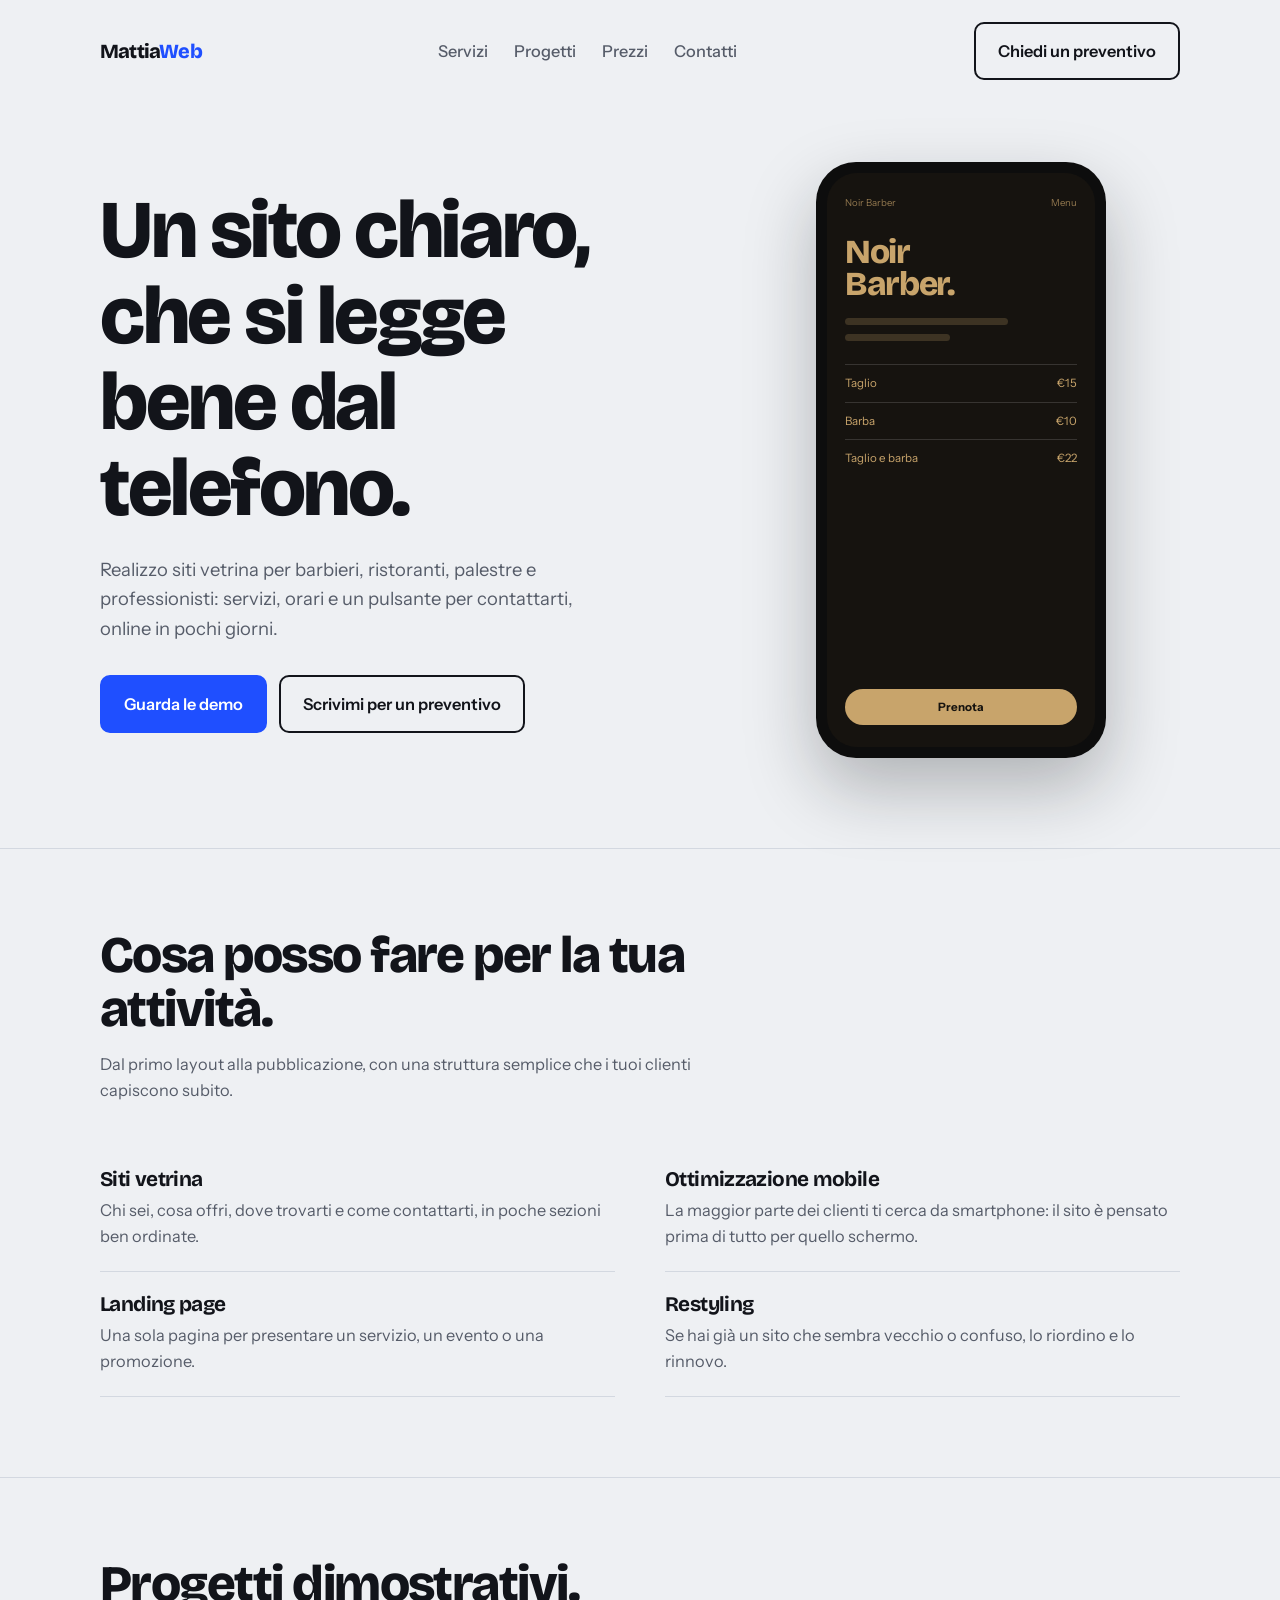
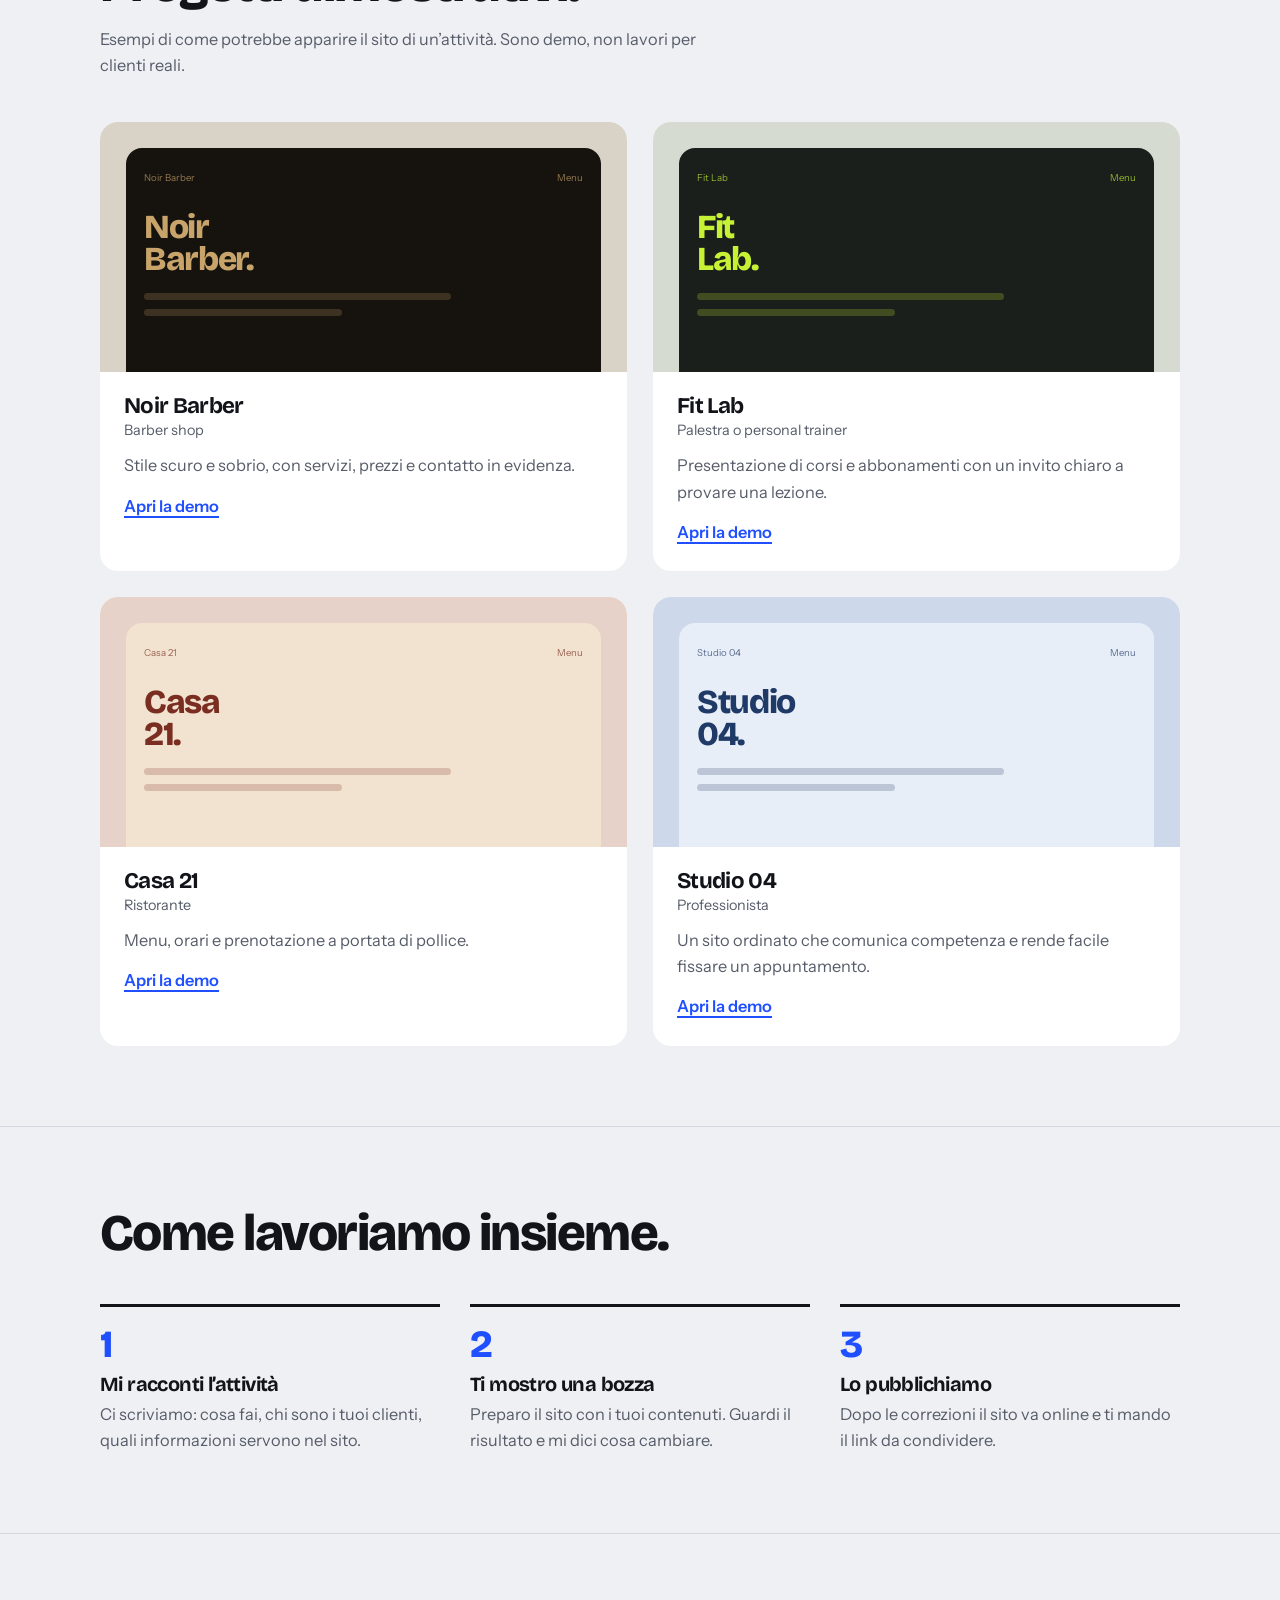
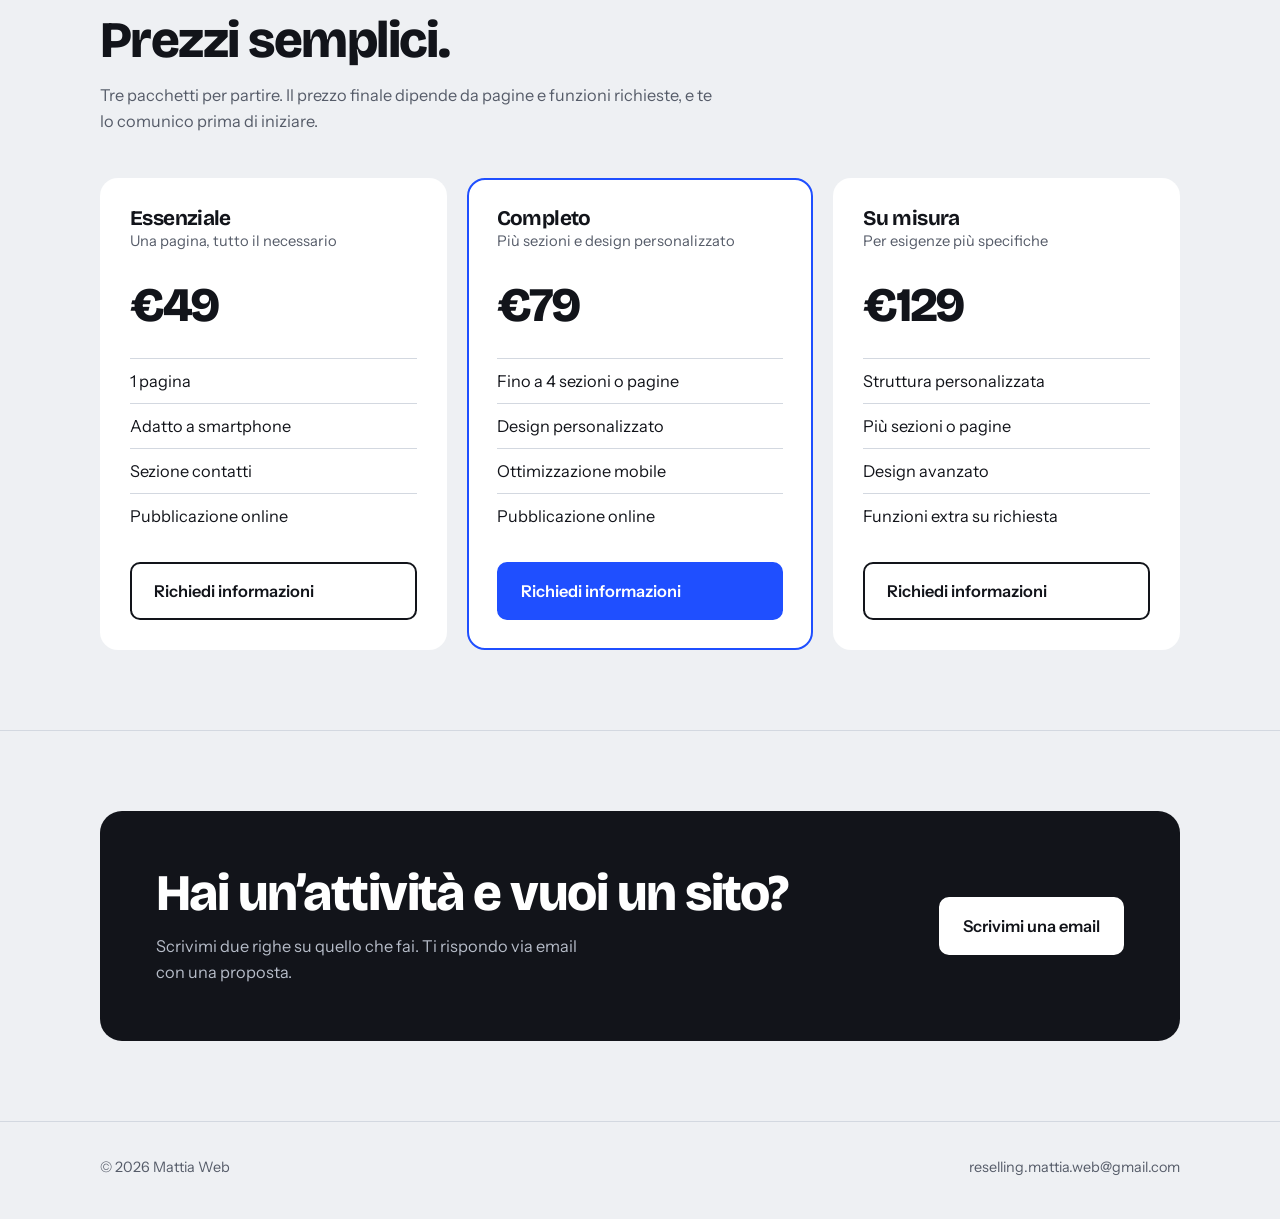
<file: index.html>
<!DOCTYPE html>
<html lang="it">
<head>
<meta charset="UTF-8">
<meta name="viewport" content="width=device-width, initial-scale=1">
<title>Mattia Web – Siti web per attività locali</title>
<meta name="description" content="Siti vetrina semplici, veloci e ottimizzati per smartphone per barbieri, ristoranti, palestre e professionisti.">
<meta property="og:title" content="Mattia Web – Siti web per attività locali">
<meta property="og:description" content="Siti vetrina chiari e ottimizzati per smartphone. Guarda le demo.">
<meta property="og:type" content="website">
<meta name="theme-color" content="#eef0f3">
<link rel="icon" href="data:image/svg+xml,%3Csvg xmlns='http://www.w3.org/2000/svg' viewBox='0 0 32 32'%3E%3Crect width='32' height='32' rx='8' fill='%231f4fff'/%3E%3Ctext x='16' y='22' font-size='16' font-family='Arial' font-weight='700' fill='white' text-anchor='middle'%3EMW%3C/text%3E%3C/svg%3E">
<link rel="preconnect" href="https://fonts.googleapis.com">
<link rel="preconnect" href="https://fonts.gstatic.com" crossorigin>
<link href="https://fonts.googleapis.com/css2?family=Bricolage+Grotesque:opsz,wght@12..96,600;12..96,800&family=Instrument+Sans:wght@400;500;600&display=swap" rel="stylesheet">
<style>
:root{--paper:#eef0f3;--ink:#12141a;--mute:#565c69;--line:#d3d8e0;--white:#fff;--acc:#1f4fff;--max:1080px;
--head:"Bricolage Grotesque","Arial Black",system-ui,sans-serif;--body:"Instrument Sans",system-ui,-apple-system,"Segoe UI",Roboto,Arial,sans-serif}
*{box-sizing:border-box;margin:0;padding:0}
html{scroll-behavior:smooth}
body{font-family:var(--body);background:var(--paper);color:var(--ink);line-height:1.6;font-size:1.02rem}
a{color:inherit;text-decoration:none}
:focus-visible{outline:3px solid var(--acc);outline-offset:3px;border-radius:4px}
.wrap{width:min(var(--max),90%);margin:auto}
h1,h2,h3{font-family:var(--head);letter-spacing:-.03em;line-height:1.05}
.btn{display:inline-block;padding:14px 22px;border-radius:10px;font-weight:600;border:2px solid var(--ink);transition:background .2s,color .2s}
.btn.solid{background:var(--acc);border-color:var(--acc);color:#fff}
.btn.solid:hover{background:#173fd6;border-color:#173fd6}
.btn.line:hover{background:var(--ink);color:#fff}
header{padding:22px 0}
.bar{display:flex;justify-content:space-between;align-items:center;gap:20px}
.logo{font-family:var(--head);font-weight:800;font-size:1.25rem;letter-spacing:-.04em}
.logo i{font-style:normal;color:var(--acc)}
nav ul{display:flex;gap:26px;list-style:none;font-weight:500;color:var(--mute)}
nav a:hover{color:var(--ink)}
.hero{display:grid;grid-template-columns:1.15fr .85fr;gap:50px;align-items:center;padding:60px 0 90px}
.hero h1{font-size:clamp(2.6rem,6.4vw,5.2rem);font-weight:800}
.hero p{max-width:520px;color:var(--mute);font-size:1.15rem;margin:24px 0 32px}
.acts{display:flex;gap:12px;flex-wrap:wrap}
.phone{justify-self:center;width:min(290px,80%);aspect-ratio:9/18.5;background:#0d0d0d;border-radius:40px;padding:11px;box-shadow:0 30px 70px rgba(18,20,26,.28);animation:rise .9s ease-out both}
@keyframes rise{from{opacity:0;transform:translateY(24px)}to{opacity:1;transform:none}}
.screen{height:100%;border-radius:30px;overflow:hidden}
.mini{--b:#16130f;--f:#c8a46b;background:var(--b);color:var(--f);height:100%;padding:22px 18px;display:flex;flex-direction:column;gap:9px}
.mini .top{display:flex;justify-content:space-between;font-size:.6rem;opacity:.7}
.mini .t{font-family:var(--head);font-weight:800;font-size:2.1rem;line-height:.95;letter-spacing:-.04em;margin:18px 0 8px}
.mini .l{height:7px;border-radius:6px;background:currentColor;opacity:.22;width:70%}
.mini .l.s{width:45%}
.mini .row{display:flex;justify-content:space-between;font-size:.72rem;border-top:1px solid rgba(255,255,255,.14);padding:9px 0}
.mini .pill{margin-top:auto;text-align:center;background:var(--f);color:var(--b);border-radius:30px;padding:9px;font-weight:700;font-size:.72rem}
section{padding:80px 0;border-top:1px solid var(--line)}
.head{max-width:620px;margin-bottom:44px}
.head h2{font-size:clamp(2rem,4.6vw,3.2rem);font-weight:800}
.head p{color:var(--mute);margin-top:14px}
.svc{display:grid;grid-template-columns:repeat(2,1fr);gap:0 50px}
.svc div{padding:22px 0;border-bottom:1px solid var(--line)}
.svc h3{font-size:1.3rem;margin-bottom:6px}
.svc p{color:var(--mute)}
.work{display:grid;grid-template-columns:repeat(2,1fr);gap:26px}
.proj{background:var(--white);border-radius:18px;overflow:hidden;display:flex;flex-direction:column}
.stage{padding:26px 26px 0;height:250px;overflow:hidden;background:var(--bg,#ddd)}
.stage .mini{border-radius:16px 16px 0 0;height:100%}
.info{padding:22px 24px 26px}
.info h3{font-size:1.4rem}
.info .kind{color:var(--mute);font-size:.9rem;margin:2px 0 10px}
.info p{color:var(--mute);margin-bottom:14px}
.go{font-weight:600;color:var(--acc);border-bottom:2px solid var(--acc)}
.soon{color:var(--mute);font-weight:500}
.steps{display:grid;grid-template-columns:repeat(3,1fr);gap:30px;list-style:none;counter-reset:s}
.steps li{counter-increment:s;border-top:3px solid var(--ink);padding-top:18px}
.steps li:before{content:counter(s);font-family:var(--head);font-weight:800;font-size:2.4rem;color:var(--acc);display:block;line-height:1}
.steps h3{font-size:1.25rem;margin:10px 0 6px}
.steps p{color:var(--mute)}
.plans{display:grid;grid-template-columns:repeat(3,1fr);gap:20px;align-items:stretch}
.plan{background:var(--white);border-radius:18px;padding:28px;display:flex;flex-direction:column;border:2px solid transparent}
.plan.pick{border-color:var(--acc)}
.plan h3{font-size:1.3rem}
.plan .sub{color:var(--mute);font-size:.92rem}
.plan .p{font-family:var(--head);font-weight:800;font-size:3rem;letter-spacing:-.05em;margin:14px 0}
.plan ul{list-style:none;margin-bottom:24px;flex:1}
.plan li{padding:9px 0;border-top:1px solid var(--line)}
.note{color:var(--mute);margin-top:22px;font-size:.92rem}
.cta{background:var(--ink);color:#fff;border-radius:22px;padding:56px;display:flex;justify-content:space-between;align-items:center;gap:30px}
.cta h2{font-size:clamp(2rem,4.4vw,3.2rem);font-weight:800}
.cta p{color:#b6bcc8;margin-top:12px;max-width:440px}
.cta .btn{background:#fff;color:var(--ink);border-color:#fff;white-space:nowrap}
.cta .btn:hover{background:var(--acc);border-color:var(--acc);color:#fff}
footer{padding:34px 0 40px;color:var(--mute);font-size:.9rem;border-top:1px solid var(--line)}
footer .wrap{display:flex;justify-content:space-between;gap:16px;flex-wrap:wrap}
@media(max-width:860px){
.hero{grid-template-columns:1fr;padding-top:30px}
.svc,.work,.steps,.plans{grid-template-columns:1fr}
.cta{flex-direction:column;align-items:flex-start;padding:38px 28px}
}
@media(max-width:600px){nav ul{display:none}section{padding:60px 0}}
@media(prefers-reduced-motion:reduce){.phone{animation:none}html{scroll-behavior:auto}}
</style>
</head>
<body>

<header>
  <div class="wrap bar">
    <a class="logo" href="#">Mattia<i>Web</i></a>
    <nav aria-label="Principale"><ul>
      <li><a href="#servizi">Servizi</a></li>
      <li><a href="#progetti">Progetti</a></li>
      <li><a href="#prezzi">Prezzi</a></li>
      <li><a href="#contatti">Contatti</a></li>
    </ul></nav>
    <a class="btn line" href="#contatti">Chiedi un preventivo</a>
  </div>
</header>

<main>
<div class="wrap hero">
  <div>
    <h1>Un sito chiaro, che si legge bene dal telefono.</h1>
    <p>Realizzo siti vetrina per barbieri, ristoranti, palestre e professionisti: servizi, orari e un pulsante per contattarti, online in pochi giorni.</p>
    <div class="acts">
      <a class="btn solid" href="#progetti">Guarda le demo</a>
      <a class="btn line" href="mailto:reselling.mattia.web@gmail.com?subject=Richiesta%20informazioni%20sito">Scrivimi per un preventivo</a>
    </div>
  </div>
  <div class="phone" role="img" aria-label="Anteprima su smartphone della demo Noir Barber">
    <div class="screen"><div class="mini">
      <div class="top"><span>Noir Barber</span><span>Menu</span></div>
      <div class="t">Noir<br>Barber.</div>
      <div class="l"></div><div class="l s"></div>
      <div style="margin-top:14px">
        <div class="row"><span>Taglio</span><span>€15</span></div>
        <div class="row"><span>Barba</span><span>€10</span></div>
        <div class="row"><span>Taglio e barba</span><span>€22</span></div>
      </div>
      <div class="pill">Prenota</div>
    </div></div>
  </div>
</div>

<section id="servizi">
  <div class="wrap">
    <div class="head">
      <h2>Cosa posso fare per la tua attività.</h2>
      <p>Dal primo layout alla pubblicazione, con una struttura semplice che i tuoi clienti capiscono subito.</p>
    </div>
    <div class="svc">
      <div><h3>Siti vetrina</h3><p>Chi sei, cosa offri, dove trovarti e come contattarti, in poche sezioni ben ordinate.</p></div>
      <div><h3>Ottimizzazione mobile</h3><p>La maggior parte dei clienti ti cerca da smartphone: il sito è pensato prima di tutto per quello schermo.</p></div>
      <div><h3>Landing page</h3><p>Una sola pagina per presentare un servizio, un evento o una promozione.</p></div>
      <div><h3>Restyling</h3><p>Se hai già un sito che sembra vecchio o confuso, lo riordino e lo rinnovo.</p></div>
    </div>
  </div>
</section>

<section id="progetti">
  <div class="wrap">
    <div class="head">
      <h2>Progetti dimostrativi.</h2>
      <p>Esempi di come potrebbe apparire il sito di un’attività. Sono demo, non lavori per clienti reali.</p>
    </div>
    <div class="work">
      <article class="proj">
        <div class="stage" style="--bg:#d9d3c7"><div class="mini" style="--b:#16130f;--f:#c8a46b">
          <div class="top"><span>Noir Barber</span><span>Menu</span></div>
          <div class="t">Noir<br>Barber.</div><div class="l"></div><div class="l s"></div>
        </div></div>
        <div class="info">
          <h3>Noir Barber</h3><div class="kind">Barber shop</div>
          <p>Stile scuro e sobrio, con servizi, prezzi e contatto in evidenza.</p>
          <a class="go" href="noir-barber.html">Apri la demo</a>
        </div>
      </article>
      <article class="proj">
        <div class="stage" style="--bg:#d5dbd0"><div class="mini" style="--b:#1b1f1c;--f:#c6f135">
          <div class="top"><span>Fit Lab</span><span>Menu</span></div>
          <div class="t">Fit<br>Lab.</div><div class="l"></div><div class="l s"></div>
        </div></div>
        <div class="info">
          <h3>Fit Lab</h3><div class="kind">Palestra o personal trainer</div>
          <p>Presentazione di corsi e abbonamenti con un invito chiaro a provare una lezione.</p>
          <a class="go" href="fit-lab.html">Apri la demo</a>
        </div>
      </article>
      <article class="proj">
        <div class="stage" style="--bg:#e6d2c8"><div class="mini" style="--b:#f2e3d0;--f:#7a2e22">
          <div class="top"><span>Casa 21</span><span>Menu</span></div>
          <div class="t">Casa<br>21.</div><div class="l"></div><div class="l s"></div>
        </div></div>
        <div class="info">
          <h3>Casa 21</h3><div class="kind">Ristorante</div>
          <p>Menu, orari e prenotazione a portata di pollice.</p>
          <a class="go" href="casa-21.html">Apri la demo</a>
        </div>
      </article>
      <article class="proj">
        <div class="stage" style="--bg:#cdd8ea"><div class="mini" style="--b:#e8eef7;--f:#1f3a66">
          <div class="top"><span>Studio 04</span><span>Menu</span></div>
          <div class="t">Studio<br>04.</div><div class="l"></div><div class="l s"></div>
        </div></div>
        <div class="info">
          <h3>Studio 04</h3><div class="kind">Professionista</div>
          <p>Un sito ordinato che comunica competenza e rende facile fissare un appuntamento.</p>
          <a class="go" href="studio-04.html">Apri la demo</a>
        </div>
      </article>
    </div>
  </div>
</section>

<section id="metodo">
  <div class="wrap">
    <div class="head"><h2>Come lavoriamo insieme.</h2></div>
    <ol class="steps">
      <li><h3>Mi racconti l’attività</h3><p>Ci scriviamo: cosa fai, chi sono i tuoi clienti, quali informazioni servono nel sito.</p></li>
      <li><h3>Ti mostro una bozza</h3><p>Preparo il sito con i tuoi contenuti. Guardi il risultato e mi dici cosa cambiare.</p></li>
      <li><h3>Lo pubblichiamo</h3><p>Dopo le correzioni il sito va online e ti mando il link da condividere.</p></li>
    </ol>
  </div>
</section>

<section id="prezzi">
  <div class="wrap">
    <div class="head">
      <h2>Prezzi semplici.</h2>
      <p>Tre pacchetti per partire. Il prezzo finale dipende da pagine e funzioni richieste, e te lo comunico prima di iniziare.</p>
    </div>
    <div class="plans">
      <article class="plan">
        <h3>Essenziale</h3><div class="sub">Una pagina, tutto il necessario</div>
        <div class="p">€49</div>
        <ul><li>1 pagina</li><li>Adatto a smartphone</li><li>Sezione contatti</li><li>Pubblicazione online</li></ul>
        <a class="btn line" href="mailto:reselling.mattia.web@gmail.com?subject=Richiesta%20sito%20Essenziale">Richiedi informazioni</a>
      </article>
      <article class="plan pick">
        <h3>Completo</h3><div class="sub">Più sezioni e design personalizzato</div>
        <div class="p">€79</div>
        <ul><li>Fino a 4 sezioni o pagine</li><li>Design personalizzato</li><li>Ottimizzazione mobile</li><li>Pubblicazione online</li></ul>
        <a class="btn solid" href="mailto:reselling.mattia.web@gmail.com?subject=Richiesta%20sito%20Completo">Richiedi informazioni</a>
      </article>
      <article class="plan">
        <h3>Su misura</h3><div class="sub">Per esigenze più specifiche</div>
        <div class="p">€129</div>
        <ul><li>Struttura personalizzata</li><li>Più sezioni o pagine</li><li>Design avanzato</li><li>Funzioni extra su richiesta</li></ul>
        <a class="btn line" href="mailto:reselling.mattia.web@gmail.com?subject=Richiesta%20sito%20Su%20misura">Richiedi informazioni</a>
      </article>
    </div>
  </div>
</section>

<section id="contatti">
  <div class="wrap">
    <div class="cta">
      <div>
        <h2>Hai un’attività e vuoi un sito?</h2>
        <p>Scrivimi due righe su quello che fai. Ti rispondo via email con una proposta.</p>
      </div>
      <a class="btn" href="mailto:reselling.mattia.web@gmail.com?subject=Richiesta%20informazioni%20sito">Scrivimi una email</a>
    </div>
  </div>
</section>
</main>

<footer>
  <div class="wrap">
    <span>© 2026 Mattia Web</span>
    <a href="mailto:reselling.mattia.web@gmail.com">reselling.mattia.web@gmail.com</a>
  </div>
</footer>

</body>
</html>
</file>
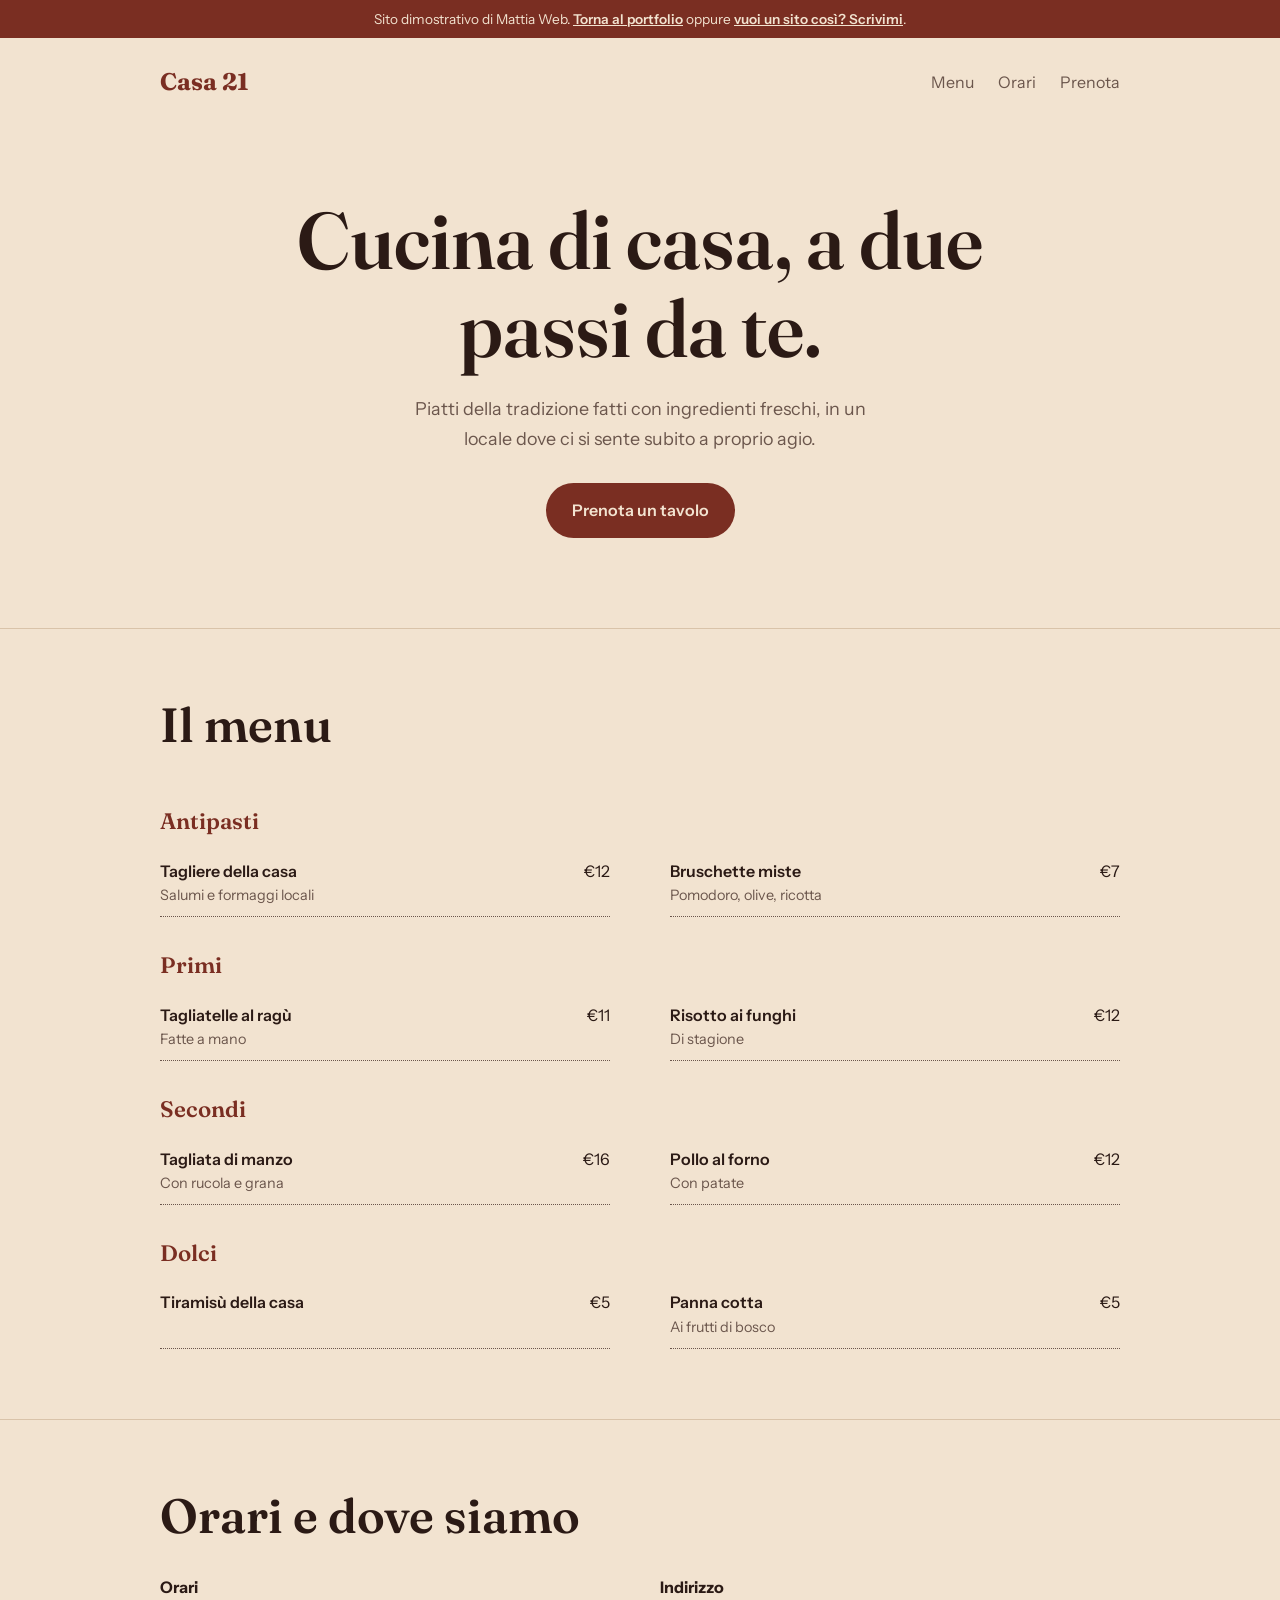
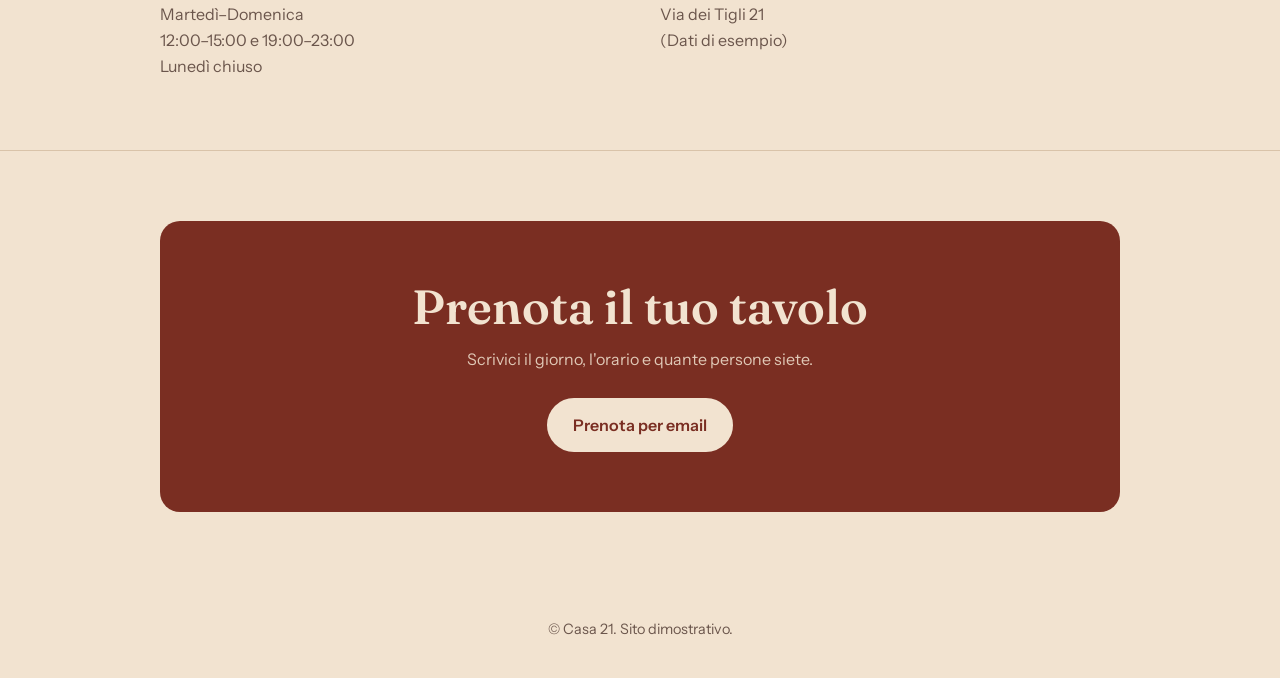
<file: casa-21.html>
<!DOCTYPE html><html lang="it"><head><meta charset="UTF-8"><meta name="viewport" content="width=device-width,initial-scale=1"><title>Casa 21 – Ristorante</title>
<meta name="description" content="Sito dimostrativo per un ristorante: menu, orari e prenotazione.">
<link href="https://fonts.googleapis.com/css2?family=Fraunces:opsz,wght@9..144,400;9..144,600&family=Instrument+Sans:wght@400;600&display=swap" rel="stylesheet">
<style>
:root{--bg:#f2e3d0;--r:#7a2e22;--t:#2b1a15;--m:#6b564c;--l:#d9c3a9}
*{box-sizing:border-box;margin:0;padding:0}html{scroll-behavior:smooth}
body{background:var(--bg);color:var(--t);font-family:"Instrument Sans",system-ui,sans-serif;line-height:1.65}
a{color:inherit;text-decoration:none}:focus-visible{outline:3px solid var(--r);outline-offset:3px}
.demo{background:var(--r);color:#f2e3d0;text-align:center;font-size:.85rem;padding:8px 12px}.demo a{text-decoration:underline;font-weight:600}
.w{width:min(960px,90%);margin:auto}h1,h2,h3{font-family:Fraunces,Georgia,serif;font-weight:600;line-height:1.1}
nav{display:flex;justify-content:space-between;align-items:center;padding:24px 0}nav b{font-family:Fraunces,serif;font-size:1.5rem;color:var(--r)}
nav div{display:flex;gap:24px;color:var(--m)}nav div a:hover{color:var(--r)}
.btn{display:inline-block;background:var(--r);color:#f2e3d0;font-weight:600;padding:14px 26px;border-radius:40px}.btn:hover{background:#5e2018}
.hero{padding:70px 0 90px;text-align:center}.hero h1{font-size:clamp(2.6rem,7vw,5rem);max-width:760px;margin:0 auto}
.hero p{max-width:480px;margin:22px auto 30px;color:var(--m);font-size:1.12rem}
section{padding:70px 0;border-top:1px solid var(--l)}h2{font-size:clamp(2rem,4.5vw,3rem);margin-bottom:32px}
.menu{display:grid;grid-template-columns:1fr 1fr;gap:10px 60px}.menu h3{grid-column:1/-1;color:var(--r);font-size:1.4rem;margin:26px 0 6px}
.it{display:flex;justify-content:space-between;gap:16px;border-bottom:1px dotted var(--m);padding:8px 0}.it span:first-child{font-weight:600}.it em{display:block;font-style:normal;font-weight:400;color:var(--m);font-size:.9rem}
.info{display:grid;grid-template-columns:1fr 1fr;gap:40px}.info p{color:var(--m)}.info b{color:var(--t)}
.book{background:var(--r);color:#f2e3d0;text-align:center;padding:60px 20px;border-radius:20px}.book h2{margin-bottom:12px}.book p{margin-bottom:26px;opacity:.85}.book .btn{background:#f2e3d0;color:var(--r)}
footer{padding:36px 0;color:var(--m);font-size:.9rem;text-align:center}
@media(max-width:700px){.menu,.info{grid-template-columns:1fr}}@media(max-width:560px){nav div{display:none}}
</style></head><body>
<div class="demo">Sito dimostrativo di Mattia Web. <a href="index.html">Torna al portfolio</a> oppure <a href="mailto:reselling.mattia.web@gmail.com?subject=Vorrei%20un%20sito%20come%20questo">vuoi un sito così? Scrivimi</a>.</div>
<div class="w"><nav><b>Casa 21</b><div><a href="#menu">Menu</a><a href="#dove">Orari</a><a href="#prenota">Prenota</a></div></nav>
<header class="hero"><h1>Cucina di casa, a due passi da te.</h1><p>Piatti della tradizione fatti con ingredienti freschi, in un locale dove ci si sente subito a proprio agio.</p><a class="btn" href="#prenota">Prenota un tavolo</a></header></div>
<section id="menu"><div class="w"><h2>Il menu</h2><div class="menu">
<h3>Antipasti</h3><div class="it"><span>Tagliere della casa<em>Salumi e formaggi locali</em></span><span>€12</span></div><div class="it"><span>Bruschette miste<em>Pomodoro, olive, ricotta</em></span><span>€7</span></div>
<h3>Primi</h3><div class="it"><span>Tagliatelle al ragù<em>Fatte a mano</em></span><span>€11</span></div><div class="it"><span>Risotto ai funghi<em>Di stagione</em></span><span>€12</span></div>
<h3>Secondi</h3><div class="it"><span>Tagliata di manzo<em>Con rucola e grana</em></span><span>€16</span></div><div class="it"><span>Pollo al forno<em>Con patate</em></span><span>€12</span></div>
<h3>Dolci</h3><div class="it"><span>Tiramisù della casa</span><span>€5</span></div><div class="it"><span>Panna cotta<em>Ai frutti di bosco</em></span><span>€5</span></div></div></div></section>
<section id="dove"><div class="w"><h2>Orari e dove siamo</h2><div class="info"><p><b>Orari</b><br>Martedì–Domenica<br>12:00–15:00 e 19:00–23:00<br>Lunedì chiuso</p><p><b>Indirizzo</b><br>Via dei Tigli 21<br>(Dati di esempio)</p></div></div></section>
<section id="prenota"><div class="w"><div class="book"><h2>Prenota il tuo tavolo</h2><p>Scrivici il giorno, l'orario e quante persone siete.</p><a class="btn" href="mailto:reselling.mattia.web@gmail.com?subject=Demo%20Casa%2021%3A%20prenotazione">Prenota per email</a></div></div></section>
<footer>© Casa 21. Sito dimostrativo.</footer>
</body></html>
</file>
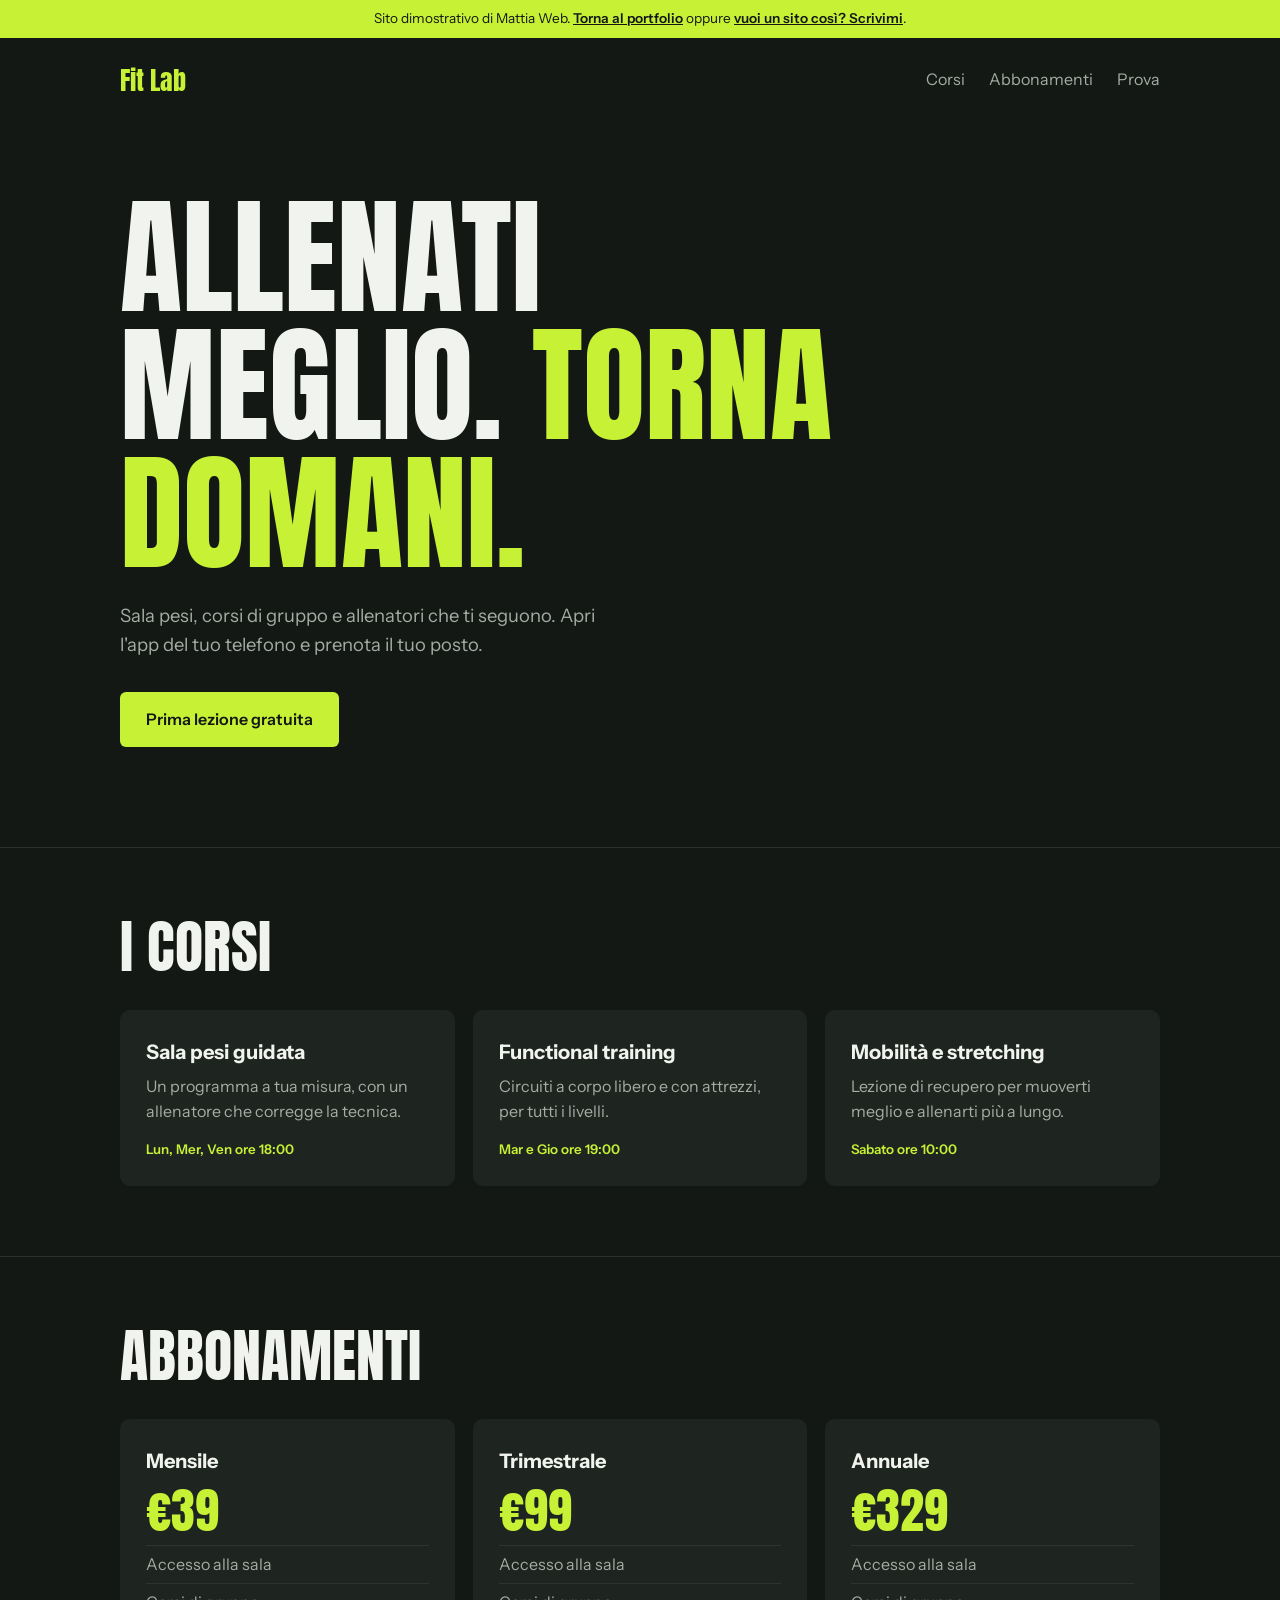
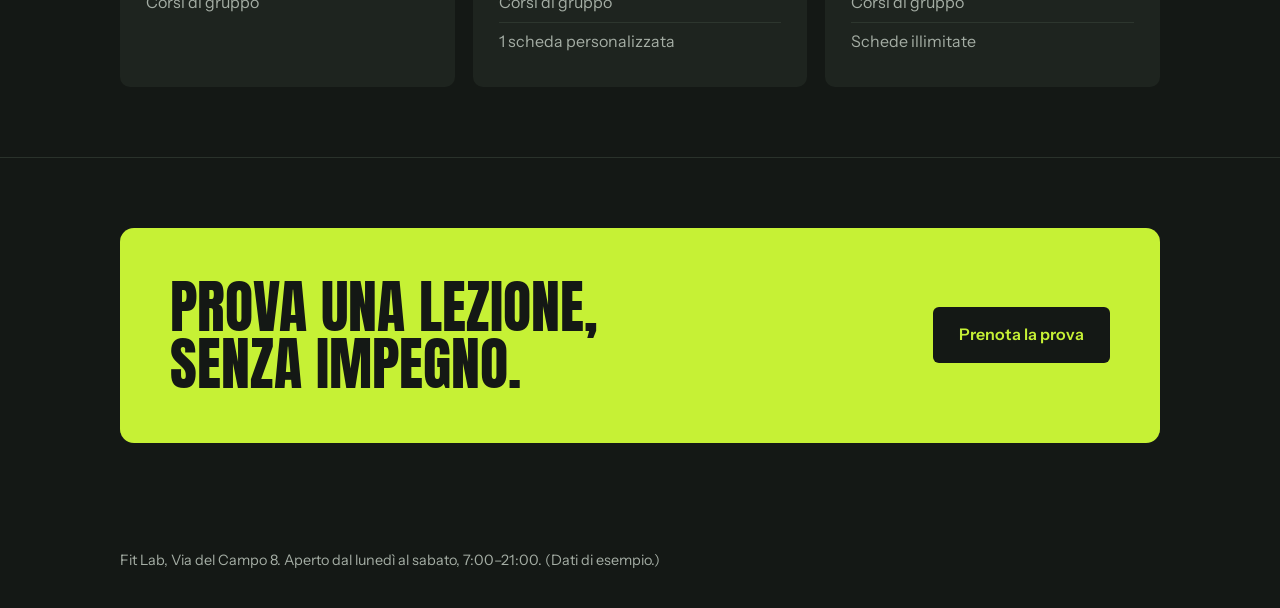
<file: fit-lab.html>
<!DOCTYPE html><html lang="it"><head><meta charset="UTF-8"><meta name="viewport" content="width=device-width,initial-scale=1"><title>Fit Lab – Palestra</title>
<meta name="description" content="Sito dimostrativo per una palestra: corsi, abbonamenti e prima lezione gratuita.">
<link href="https://fonts.googleapis.com/css2?family=Anton&family=Instrument+Sans:wght@400;600&display=swap" rel="stylesheet">
<style>
:root{--bg:#141815;--card:#1e241f;--f:#c6f135;--t:#f1f4ee;--m:#a4ada4}
*{box-sizing:border-box;margin:0;padding:0}html{scroll-behavior:smooth}
body{background:var(--bg);color:var(--t);font-family:"Instrument Sans",system-ui,sans-serif;line-height:1.6}
a{color:inherit;text-decoration:none}:focus-visible{outline:3px solid var(--f);outline-offset:3px}
.demo{background:var(--f);color:#141815;text-align:center;font-size:.85rem;padding:8px 12px}.demo a{text-decoration:underline;font-weight:600}
.w{width:min(1040px,90%);margin:auto}
h1,h2,.n{font-family:Anton,Impact,sans-serif;font-weight:400;text-transform:uppercase;line-height:1}
nav{display:flex;justify-content:space-between;align-items:center;padding:22px 0}nav b{font-family:Anton,sans-serif;font-weight:400;font-size:1.6rem;color:var(--f)}
nav div{display:flex;gap:24px;color:var(--m)}nav div a:hover{color:var(--t)}
.btn{display:inline-block;background:var(--f);color:#141815;font-weight:600;padding:15px 26px;border-radius:6px;transition:transform .15s}.btn:hover{transform:translateY(-2px)}
.hero{padding:70px 0 100px}.hero h1{font-size:clamp(3.4rem,11vw,8rem);max-width:800px}.hero h1 em{font-style:normal;color:var(--f)}
.hero p{max-width:480px;color:var(--m);font-size:1.15rem;margin:24px 0 32px}
section{padding:70px 0;border-top:1px solid #2a322b}h2{font-size:clamp(2.2rem,5vw,3.6rem);margin-bottom:34px}
.g{display:grid;grid-template-columns:repeat(3,1fr);gap:18px}
.c{background:var(--card);border-radius:10px;padding:26px}.c h3{font-size:1.25rem;margin-bottom:6px}.c p{color:var(--m)}.c small{display:block;margin-top:14px;color:var(--f);font-weight:600}
.n{font-size:3rem;color:var(--f);margin:10px 0}.c ul{list-style:none;color:var(--m)}.c li{padding:6px 0;border-top:1px solid #2d362e}
.cta{background:var(--f);color:#141815;border-radius:14px;padding:50px;display:flex;justify-content:space-between;align-items:center;gap:24px;flex-wrap:wrap}
.cta h2{margin:0}.cta .btn{background:#141815;color:var(--f)}
footer{padding:36px 0;color:var(--m);font-size:.9rem}
@media(max-width:800px){.g{grid-template-columns:1fr}.cta{padding:32px 24px}}@media(max-width:560px){nav div{display:none}}
</style></head><body>
<div class="demo">Sito dimostrativo di Mattia Web. <a href="index.html">Torna al portfolio</a> oppure <a href="mailto:reselling.mattia.web@gmail.com?subject=Vorrei%20un%20sito%20come%20questo">vuoi un sito così? Scrivimi</a>.</div>
<div class="w"><nav><b>Fit Lab</b><div><a href="#corsi">Corsi</a><a href="#abbonamenti">Abbonamenti</a><a href="#prova">Prova</a></div></nav>
<header class="hero"><h1>Allenati meglio. <em>Torna domani.</em></h1><p>Sala pesi, corsi di gruppo e allenatori che ti seguono. Apri l'app del tuo telefono e prenota il tuo posto.</p><a class="btn" href="#prova">Prima lezione gratuita</a></header></div>
<section id="corsi"><div class="w"><h2>I corsi</h2><div class="g">
<div class="c"><h3>Sala pesi guidata</h3><p>Un programma a tua misura, con un allenatore che corregge la tecnica.</p><small>Lun, Mer, Ven ore 18:00</small></div>
<div class="c"><h3>Functional training</h3><p>Circuiti a corpo libero e con attrezzi, per tutti i livelli.</p><small>Mar e Gio ore 19:00</small></div>
<div class="c"><h3>Mobilità e stretching</h3><p>Lezione di recupero per muoverti meglio e allenarti più a lungo.</p><small>Sabato ore 10:00</small></div></div></div></section>
<section id="abbonamenti"><div class="w"><h2>Abbonamenti</h2><div class="g">
<div class="c"><h3>Mensile</h3><div class="n">€39</div><ul><li>Accesso alla sala</li><li>Corsi di gruppo</li></ul></div>
<div class="c"><h3>Trimestrale</h3><div class="n">€99</div><ul><li>Accesso alla sala</li><li>Corsi di gruppo</li><li>1 scheda personalizzata</li></ul></div>
<div class="c"><h3>Annuale</h3><div class="n">€329</div><ul><li>Accesso alla sala</li><li>Corsi di gruppo</li><li>Schede illimitate</li></ul></div></div></div></section>
<section id="prova"><div class="w"><div class="cta"><h2>Prova una lezione,<br>senza impegno.</h2><a class="btn" href="mailto:reselling.mattia.web@gmail.com?subject=Demo%20Fit%20Lab%3A%20prima%20lezione">Prenota la prova</a></div></div></section>
<footer><div class="w">Fit Lab, Via del Campo 8. Aperto dal lunedì al sabato, 7:00–21:00. (Dati di esempio.)</div></footer>
</body></html>
</file>
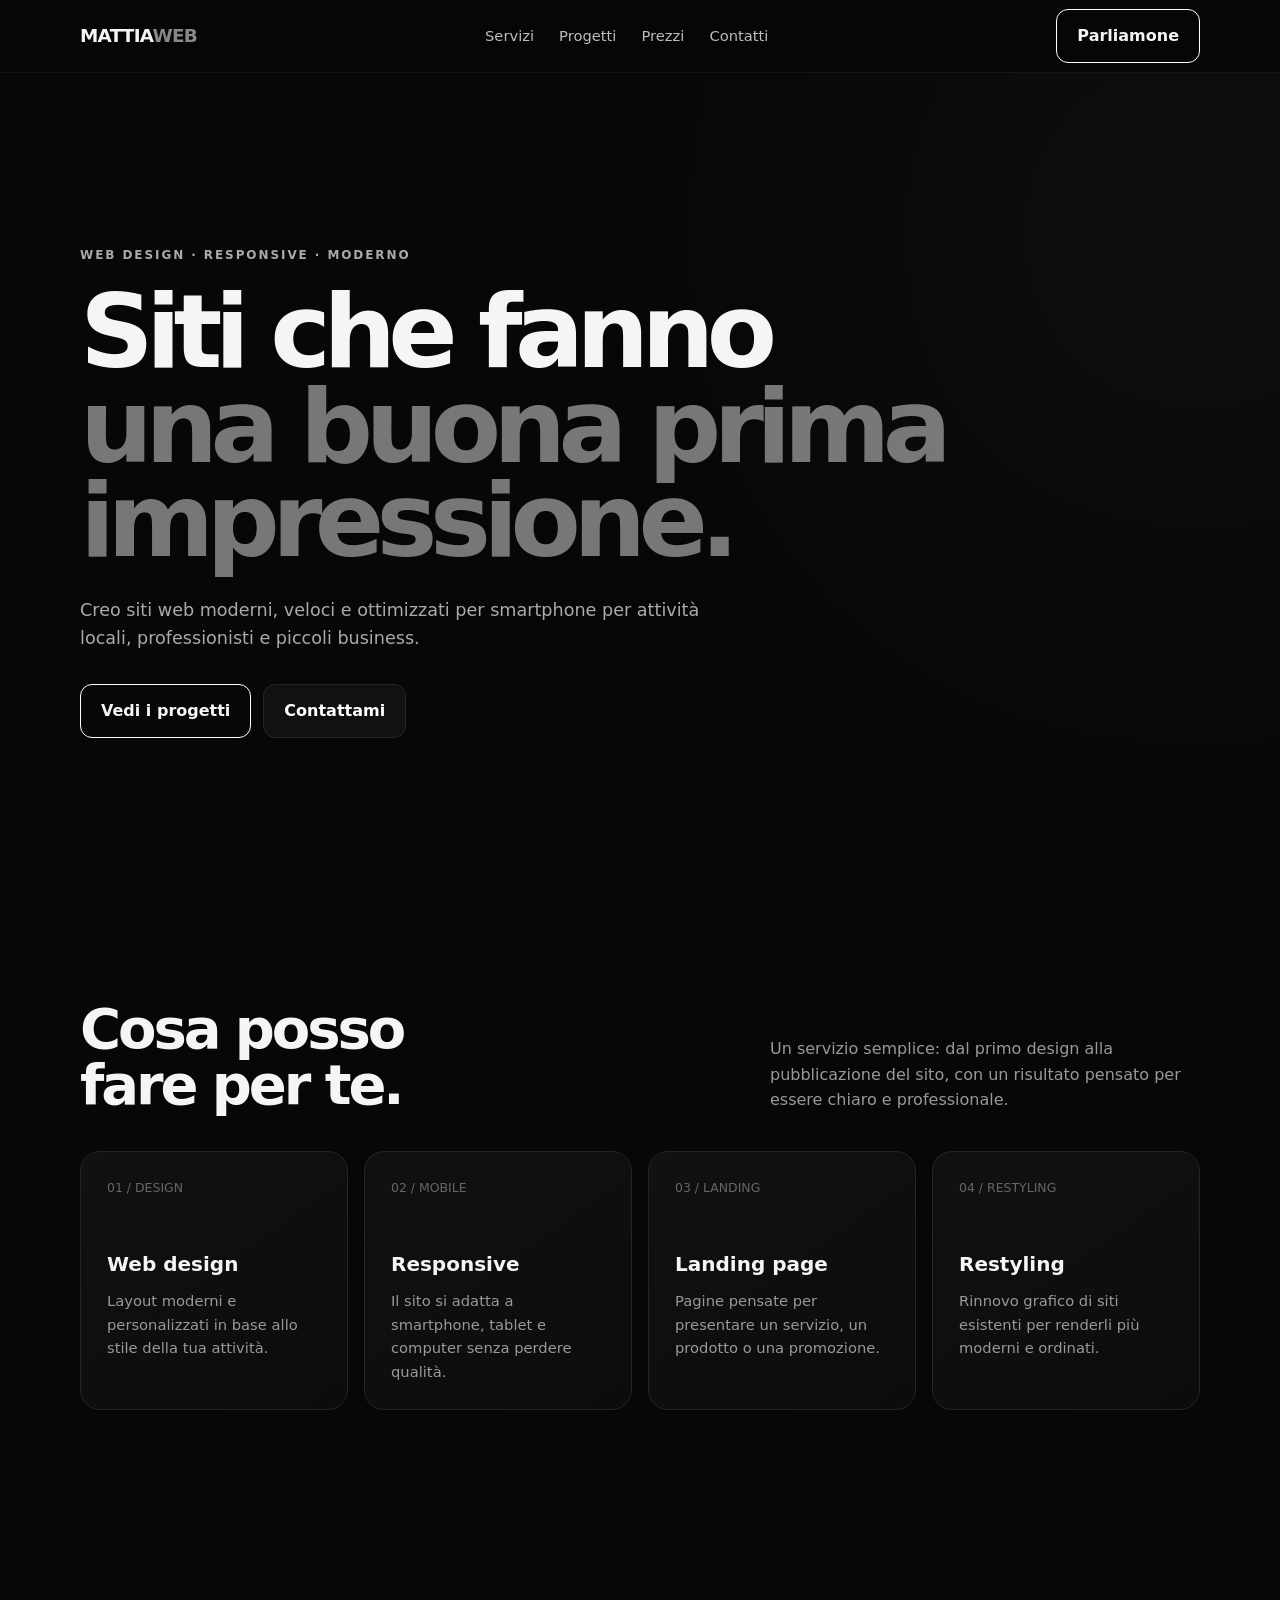
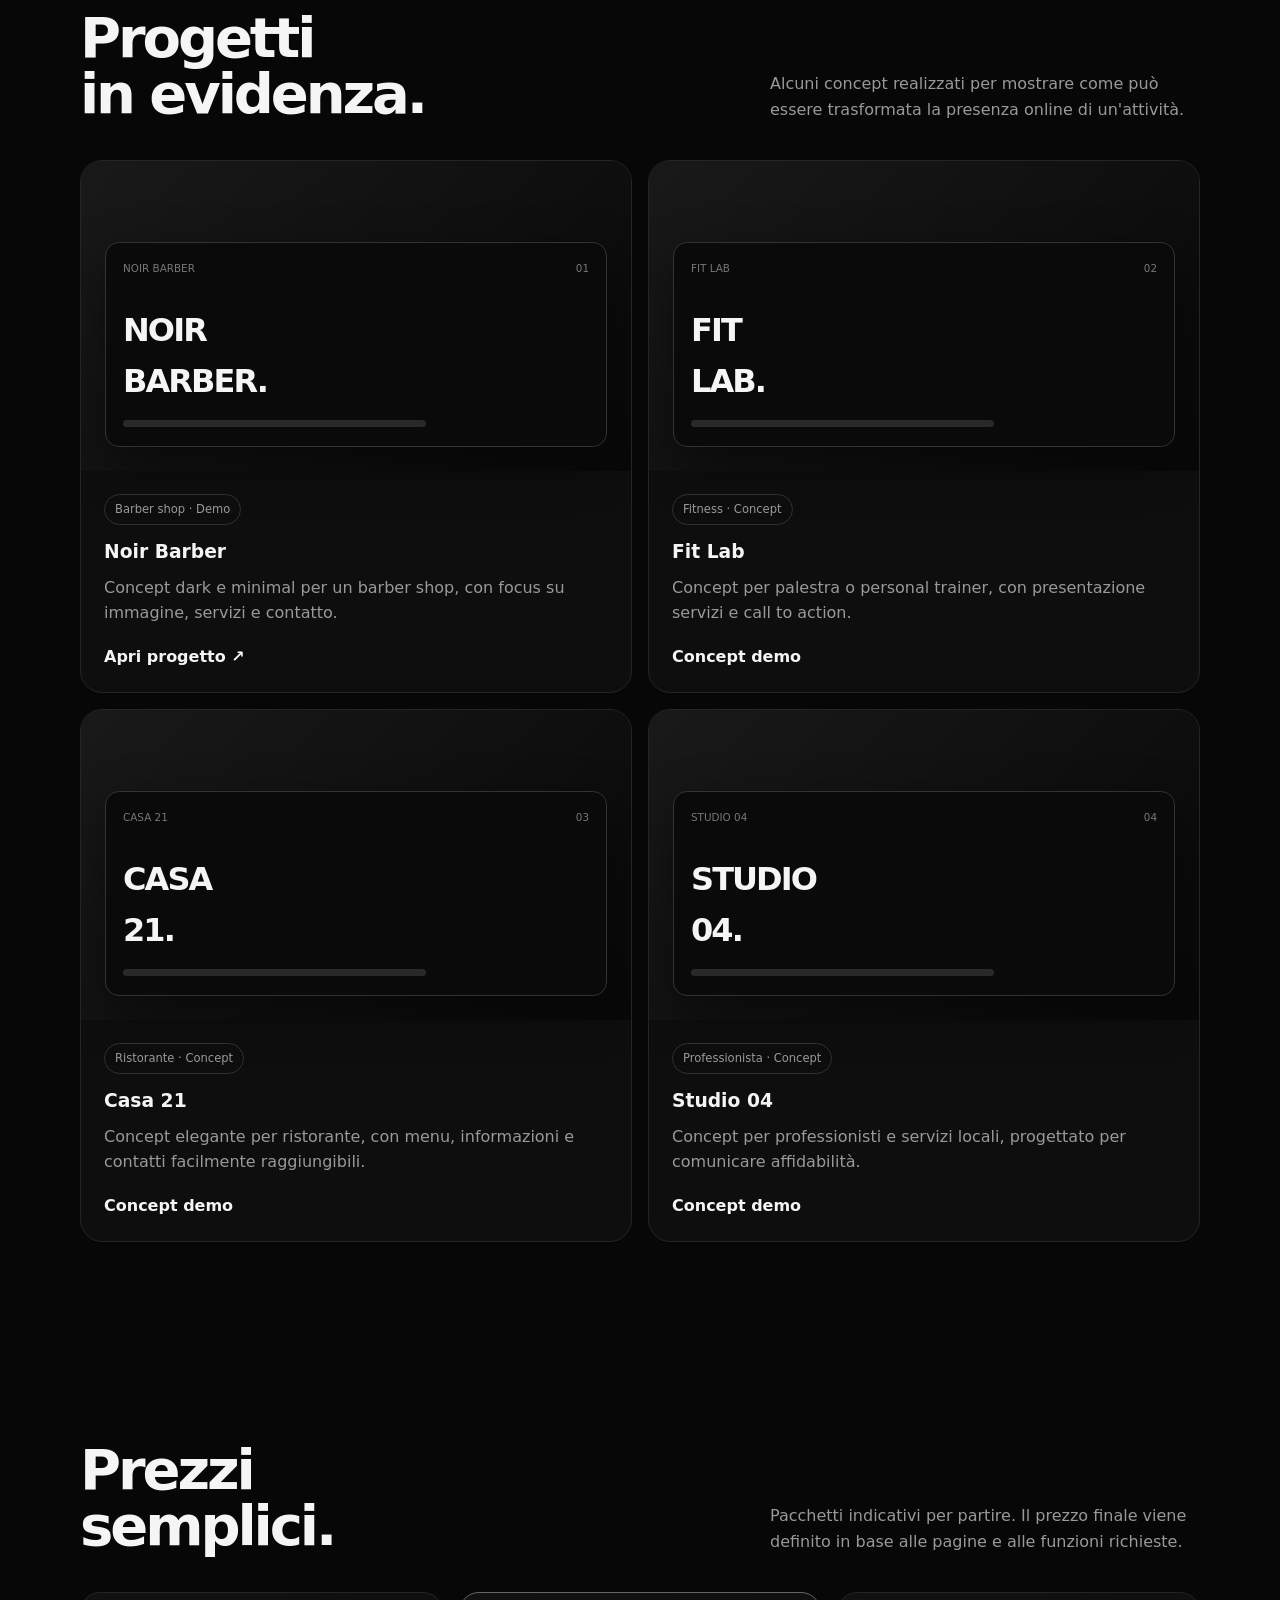
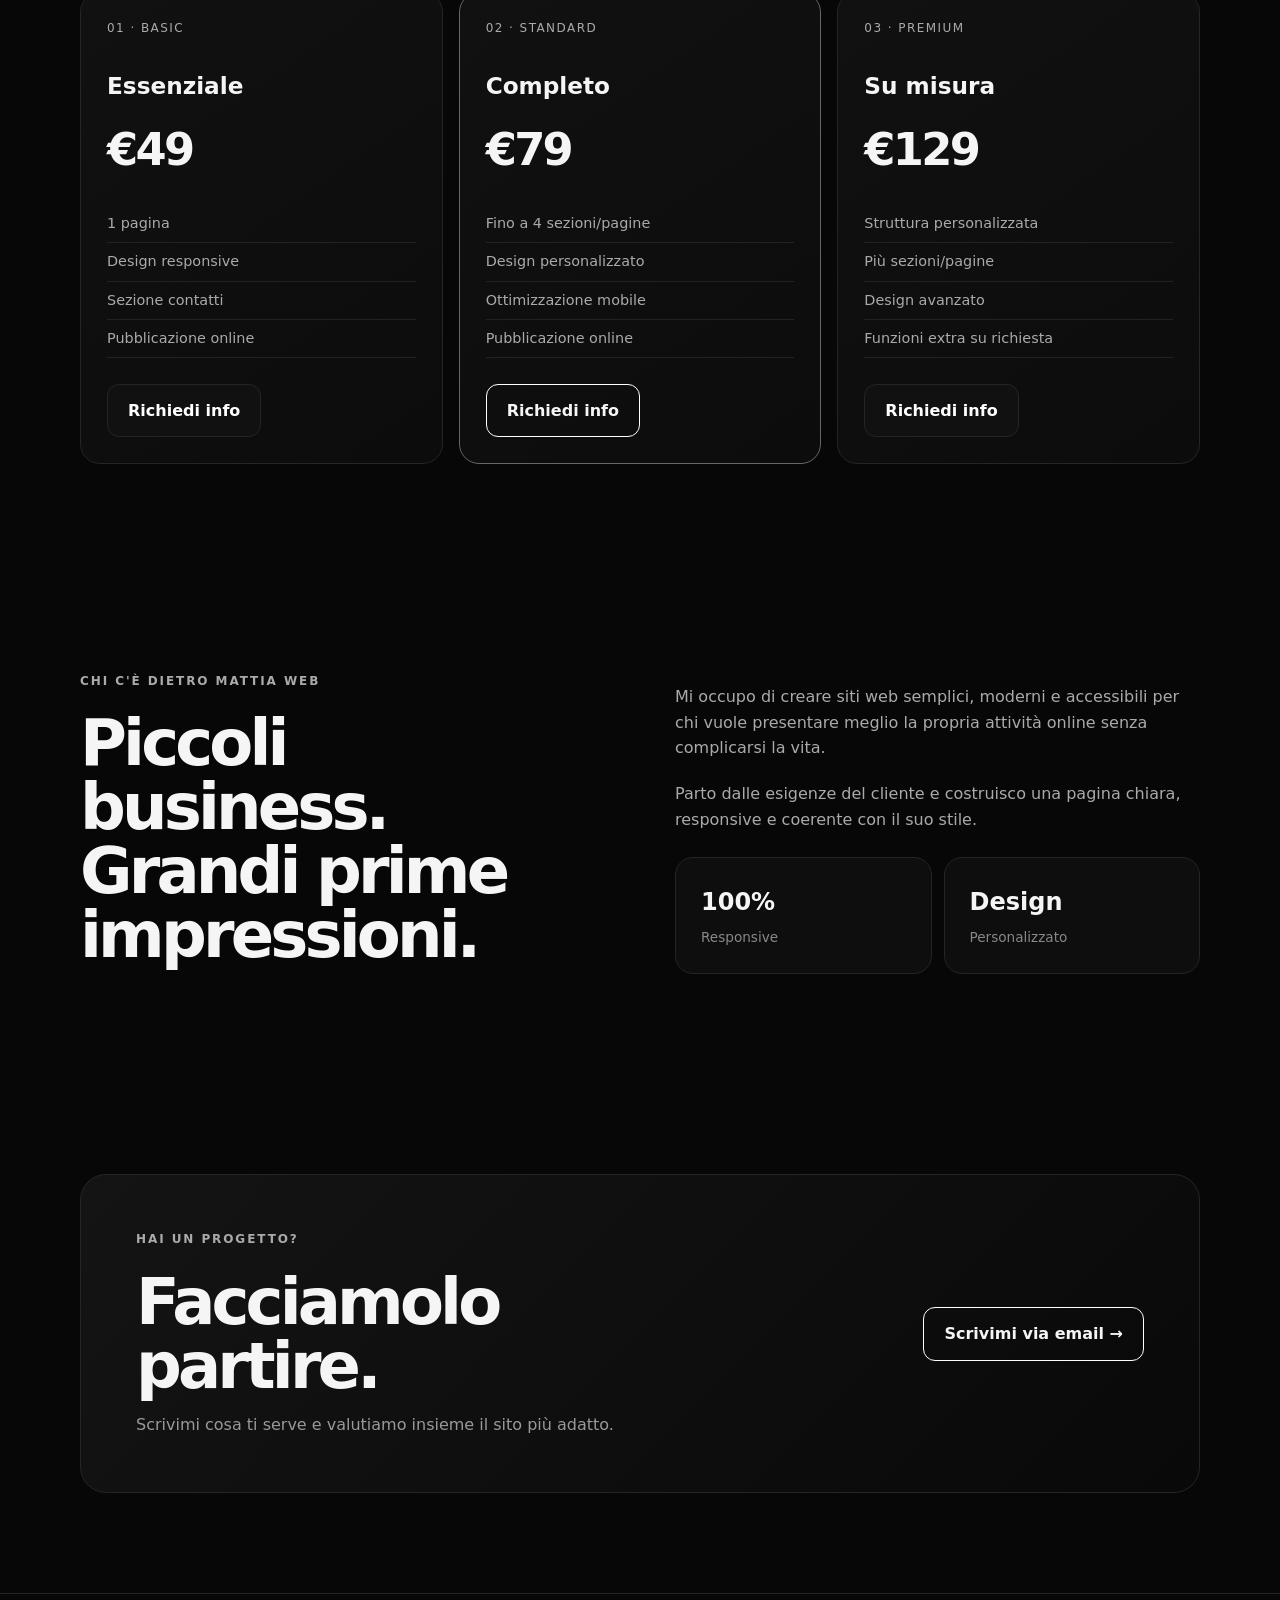
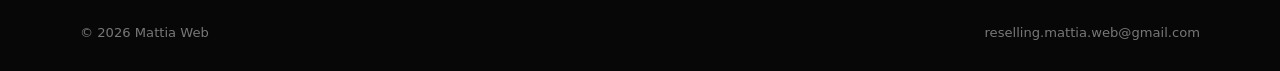
<file: index (1).html>
<!DOCTYPE html>
<html lang="it">
<head>
  <meta charset="UTF-8">
  <meta name="viewport" content="width=device-width, initial-scale=1.0">
  <meta name="description" content="Mattia Web - Siti web moderni e responsive per attività locali, professionisti e piccoli business.">
  <title>Mattia Web — Siti web moderni</title>
  <style>
    :root{
      --bg:#070707; --card:#101010; --card2:#151515; --text:#f5f5f5;
      --muted:#a3a3a3; --line:#252525; --accent:#fff; --max:1120px;
    }
    *{box-sizing:border-box;margin:0;padding:0}
    html{scroll-behavior:smooth}
    body{font-family:Inter,system-ui,-apple-system,Segoe UI,Roboto,Arial,sans-serif;background:var(--bg);color:var(--text);line-height:1.6}
    a{color:inherit;text-decoration:none}
    .container{width:min(var(--max),92%);margin:auto}
    nav{position:sticky;top:0;z-index:20;background:rgba(7,7,7,.82);backdrop-filter:blur(14px);border-bottom:1px solid rgba(255,255,255,.06)}
    .navin{height:72px;display:flex;align-items:center;justify-content:space-between}
    .logo{font-size:1.15rem;font-weight:800;letter-spacing:-.04em}
    .logo span{color:#888}
    .navlinks{display:flex;gap:25px;color:#bdbdbd;font-size:.92rem}
    .navlinks a:hover{color:#fff}
    .btn{display:inline-flex;align-items:center;justify-content:center;padding:13px 20px;border:1px solid #fff;border-radius:12px;font-weight:700;transition:.2s}
    .btn:hover{background:#fff;color:#000;transform:translateY(-2px)}
    .btn.dark{border-color:var(--line);background:#111;color:#fff}
    .hero{min-height:calc(100vh - 72px);display:flex;align-items:center;padding:90px 0 80px;position:relative;overflow:hidden}
    .hero:before{content:"";position:absolute;width:520px;height:520px;border-radius:50%;background:#fff;filter:blur(180px);opacity:.055;right:-180px;top:-100px}
    .eyebrow{color:#aaa;text-transform:uppercase;letter-spacing:.16em;font-size:.75rem;font-weight:700;margin-bottom:20px}
    h1{font-size:clamp(3.1rem,8vw,7rem);line-height:.92;letter-spacing:-.075em;max-width:900px}
    .hero h1 span{color:#777}
    .lead{max-width:650px;color:#aaa;font-size:1.1rem;margin:28px 0 32px}
    .actions{display:flex;gap:12px;flex-wrap:wrap}
    section{padding:100px 0}
    .section-head{display:flex;justify-content:space-between;gap:30px;align-items:end;margin-bottom:38px}
    .section-head h2{font-size:clamp(2rem,5vw,3.5rem);letter-spacing:-.055em;line-height:1}
    .section-head p{max-width:430px;color:#999}
    .grid{display:grid;gap:16px}
    .services{grid-template-columns:repeat(4,1fr)}
    .card{background:linear-gradient(145deg,#111,#0c0c0c);border:1px solid var(--line);border-radius:20px;padding:26px;min-height:210px}
    .num{color:#666;font-size:.78rem;margin-bottom:50px}
    .card h3{font-size:1.25rem;margin-bottom:9px}
    .card p{color:#999;font-size:.92rem}
    .projects{grid-template-columns:repeat(2,1fr)}
    .project{overflow:hidden;border:1px solid var(--line);border-radius:22px;background:#0e0e0e}
    .preview{height:310px;padding:24px;display:flex;align-items:end;background:linear-gradient(135deg,#191919,#080808)}
    .mock{width:100%;height:205px;border:1px solid #333;border-radius:14px;background:#0a0a0a;padding:17px;box-shadow:0 18px 50px rgba(0,0,0,.45)}
    .mocktop{display:flex;justify-content:space-between;color:#777;font-size:.65rem;margin-bottom:28px}
    .mocktitle{font-size:2rem;letter-spacing:-.06em;font-weight:800}
    .mockline{height:7px;background:#292929;border-radius:8px;width:65%;margin-top:13px}
    .project-body{padding:23px}
    .tag{display:inline-block;border:1px solid #303030;border-radius:100px;padding:5px 10px;color:#999;font-size:.72rem;margin-bottom:12px}
    .project-body p{color:#999;margin:8px 0 18px}
    .textlink{font-weight:700}
    .textlink:hover{text-decoration:underline}
    .pricing{grid-template-columns:repeat(3,1fr)}
    .price{position:relative}
    .price.featured{border-color:#666}
    .price .label{font-size:.75rem;color:#aaa;margin-bottom:28px;text-transform:uppercase;letter-spacing:.12em}
    .price h3{font-size:1.45rem}
    .price strong{font-size:2.8rem;letter-spacing:-.06em;display:block;margin:10px 0 18px}
    .price ul{list-style:none;color:#aaa;font-size:.9rem;margin:20px 0 26px}
    .price li{padding:7px 0;border-bottom:1px solid #222}
    .about{display:grid;grid-template-columns:1fr 1fr;gap:70px;align-items:center}
    .about h2{font-size:clamp(2.2rem,5vw,4.5rem);letter-spacing:-.06em;line-height:1}
    .about p{color:#aaa;margin-top:20px}
    .facts{display:grid;grid-template-columns:1fr 1fr;gap:12px}
    .fact{border:1px solid var(--line);border-radius:18px;padding:25px;background:#0e0e0e}
    .fact strong{font-size:1.5rem}
    .fact span{display:block;color:#888;font-size:.85rem;margin-top:5px}
    .contact{border:1px solid var(--line);border-radius:26px;padding:55px;background:linear-gradient(135deg,#141414,#090909);display:flex;justify-content:space-between;align-items:center;gap:30px}
    .contact h2{font-size:clamp(2.2rem,5vw,4rem);letter-spacing:-.06em;line-height:1}
    .contact p{color:#999;margin-top:14px}
    footer{border-top:1px solid var(--line);padding:28px 0;color:#777;font-size:.82rem}
    .footin{display:flex;justify-content:space-between;gap:20px}
    @media(max-width:850px){
      .services,.pricing{grid-template-columns:1fr 1fr}
      .about{grid-template-columns:1fr}
      .contact{display:block}.contact .btn{margin-top:25px}
    }
    @media(max-width:620px){
      .navlinks{display:none}.navin{height:62px}
      .hero{min-height:auto;padding:85px 0}
      section{padding:75px 0}
      .services,.pricing,.projects{grid-template-columns:1fr}
      .preview{height:260px}.mock{height:175px}
      .section-head{display:block}.section-head p{margin-top:15px}
      .facts{grid-template-columns:1fr}
      .footin{display:block}.footin span{display:block;margin-top:8px}
    }
  </style>
</head>
<body>

<nav>
  <div class="container navin">
    <a class="logo" href="#">MATTIA<span>WEB</span></a>
    <div class="navlinks">
      <a href="#servizi">Servizi</a>
      <a href="#progetti">Progetti</a>
      <a href="#prezzi">Prezzi</a>
      <a href="#contatti">Contatti</a>
    </div>
    <a class="btn" href="mailto:reselling.mattia.web@gmail.com">Parliamone</a>
  </div>
</nav>

<header class="hero">
  <div class="container">
    <div class="eyebrow">Web design · Responsive · Moderno</div>
    <h1>Siti che fanno<br><span>una buona prima impressione.</span></h1>
    <p class="lead">Creo siti web moderni, veloci e ottimizzati per smartphone per attività locali, professionisti e piccoli business.</p>
    <div class="actions">
      <a class="btn" href="#progetti">Vedi i progetti</a>
      <a class="btn dark" href="mailto:reselling.mattia.web@gmail.com">Contattami</a>
    </div>
  </div>
</header>

<section id="servizi">
  <div class="container">
    <div class="section-head">
      <h2>Cosa posso<br>fare per te.</h2>
      <p>Un servizio semplice: dal primo design alla pubblicazione del sito, con un risultato pensato per essere chiaro e professionale.</p>
    </div>
    <div class="grid services">
      <article class="card"><div class="num">01 / DESIGN</div><h3>Web design</h3><p>Layout moderni e personalizzati in base allo stile della tua attività.</p></article>
      <article class="card"><div class="num">02 / MOBILE</div><h3>Responsive</h3><p>Il sito si adatta a smartphone, tablet e computer senza perdere qualità.</p></article>
      <article class="card"><div class="num">03 / LANDING</div><h3>Landing page</h3><p>Pagine pensate per presentare un servizio, un prodotto o una promozione.</p></article>
      <article class="card"><div class="num">04 / RESTYLING</div><h3>Restyling</h3><p>Rinnovo grafico di siti esistenti per renderli più moderni e ordinati.</p></article>
    </div>
  </div>
</section>

<section id="progetti">
  <div class="container">
    <div class="section-head">
      <h2>Progetti<br>in evidenza.</h2>
      <p>Alcuni concept realizzati per mostrare come può essere trasformata la presenza online di un'attività.</p>
    </div>
    <div class="grid projects">
      <article class="project">
        <div class="preview">
          <div class="mock">
            <div class="mocktop"><span>NOIR BARBER</span><span>01</span></div>
            <div class="mocktitle">NOIR<br>BARBER.</div>
            <div class="mockline"></div>
          </div>
        </div>
        <div class="project-body">
          <span class="tag">Barber shop · Demo</span>
          <h3>Noir Barber</h3>
          <p>Concept dark e minimal per un barber shop, con focus su immagine, servizi e contatto.</p>
          <a class="textlink" href="https://resellingmattiaweb-sudo.github.io/noir-barber/" target="_blank" rel="noopener">Apri progetto ↗</a>
        </div>
      </article>

      <article class="project">
        <div class="preview">
          <div class="mock">
            <div class="mocktop"><span>FIT LAB</span><span>02</span></div>
            <div class="mocktitle">FIT<br>LAB.</div>
            <div class="mockline"></div>
          </div>
        </div>
        <div class="project-body">
          <span class="tag">Fitness · Concept</span>
          <h3>Fit Lab</h3>
          <p>Concept per palestra o personal trainer, con presentazione servizi e call to action.</p>
          <span class="textlink">Concept demo</span>
        </div>
      </article>

      <article class="project">
        <div class="preview">
          <div class="mock">
            <div class="mocktop"><span>CASA 21</span><span>03</span></div>
            <div class="mocktitle">CASA<br>21.</div>
            <div class="mockline"></div>
          </div>
        </div>
        <div class="project-body">
          <span class="tag">Ristorante · Concept</span>
          <h3>Casa 21</h3>
          <p>Concept elegante per ristorante, con menu, informazioni e contatti facilmente raggiungibili.</p>
          <span class="textlink">Concept demo</span>
        </div>
      </article>

      <article class="project">
        <div class="preview">
          <div class="mock">
            <div class="mocktop"><span>STUDIO 04</span><span>04</span></div>
            <div class="mocktitle">STUDIO<br>04.</div>
            <div class="mockline"></div>
          </div>
        </div>
        <div class="project-body">
          <span class="tag">Professionista · Concept</span>
          <h3>Studio 04</h3>
          <p>Concept per professionisti e servizi locali, progettato per comunicare affidabilità.</p>
          <span class="textlink">Concept demo</span>
        </div>
      </article>
    </div>
  </div>
</section>

<section id="prezzi">
  <div class="container">
    <div class="section-head">
      <h2>Prezzi<br>semplici.</h2>
      <p>Pacchetti indicativi per partire. Il prezzo finale viene definito in base alle pagine e alle funzioni richieste.</p>
    </div>
    <div class="grid pricing">
      <article class="card price">
        <div class="label">01 · Basic</div><h3>Essenziale</h3><strong>€49</strong>
        <ul><li>1 pagina</li><li>Design responsive</li><li>Sezione contatti</li><li>Pubblicazione online</li></ul>
        <a class="btn dark" href="mailto:reselling.mattia.web@gmail.com?subject=Richiesta%20sito%20Basic">Richiedi info</a>
      </article>
      <article class="card price featured">
        <div class="label">02 · Standard</div><h3>Completo</h3><strong>€79</strong>
        <ul><li>Fino a 4 sezioni/pagine</li><li>Design personalizzato</li><li>Ottimizzazione mobile</li><li>Pubblicazione online</li></ul>
        <a class="btn" href="mailto:reselling.mattia.web@gmail.com?subject=Richiesta%20sito%20Standard">Richiedi info</a>
      </article>
      <article class="card price">
        <div class="label">03 · Premium</div><h3>Su misura</h3><strong>€129</strong>
        <ul><li>Struttura personalizzata</li><li>Più sezioni/pagine</li><li>Design avanzato</li><li>Funzioni extra su richiesta</li></ul>
        <a class="btn dark" href="mailto:reselling.mattia.web@gmail.com?subject=Richiesta%20sito%20Premium">Richiedi info</a>
      </article>
    </div>
  </div>
</section>

<section>
  <div class="container about">
    <div>
      <div class="eyebrow">Chi c'è dietro Mattia Web</div>
      <h2>Piccoli business.<br>Grandi prime impressioni.</h2>
    </div>
    <div>
      <p>Mi occupo di creare siti web semplici, moderni e accessibili per chi vuole presentare meglio la propria attività online senza complicarsi la vita.</p>
      <p>Parto dalle esigenze del cliente e costruisco una pagina chiara, responsive e coerente con il suo stile.</p>
      <div class="facts" style="margin-top:25px">
        <div class="fact"><strong>100%</strong><span>Responsive</span></div>
        <div class="fact"><strong>Design</strong><span>Personalizzato</span></div>
      </div>
    </div>
  </div>
</section>

<section id="contatti">
  <div class="container">
    <div class="contact">
      <div>
        <div class="eyebrow">Hai un progetto?</div>
        <h2>Facciamolo<br>partire.</h2>
        <p>Scrivimi cosa ti serve e valutiamo insieme il sito più adatto.</p>
      </div>
      <a class="btn" href="mailto:reselling.mattia.web@gmail.com?subject=Richiesta%20informazioni%20sito">Scrivimi via email →</a>
    </div>
  </div>
</section>

<footer>
  <div class="container footin">
    <span>© 2026 Mattia Web</span>
    <span>reselling.mattia.web@gmail.com</span>
  </div>
</footer>

</body>
</html>
</file>
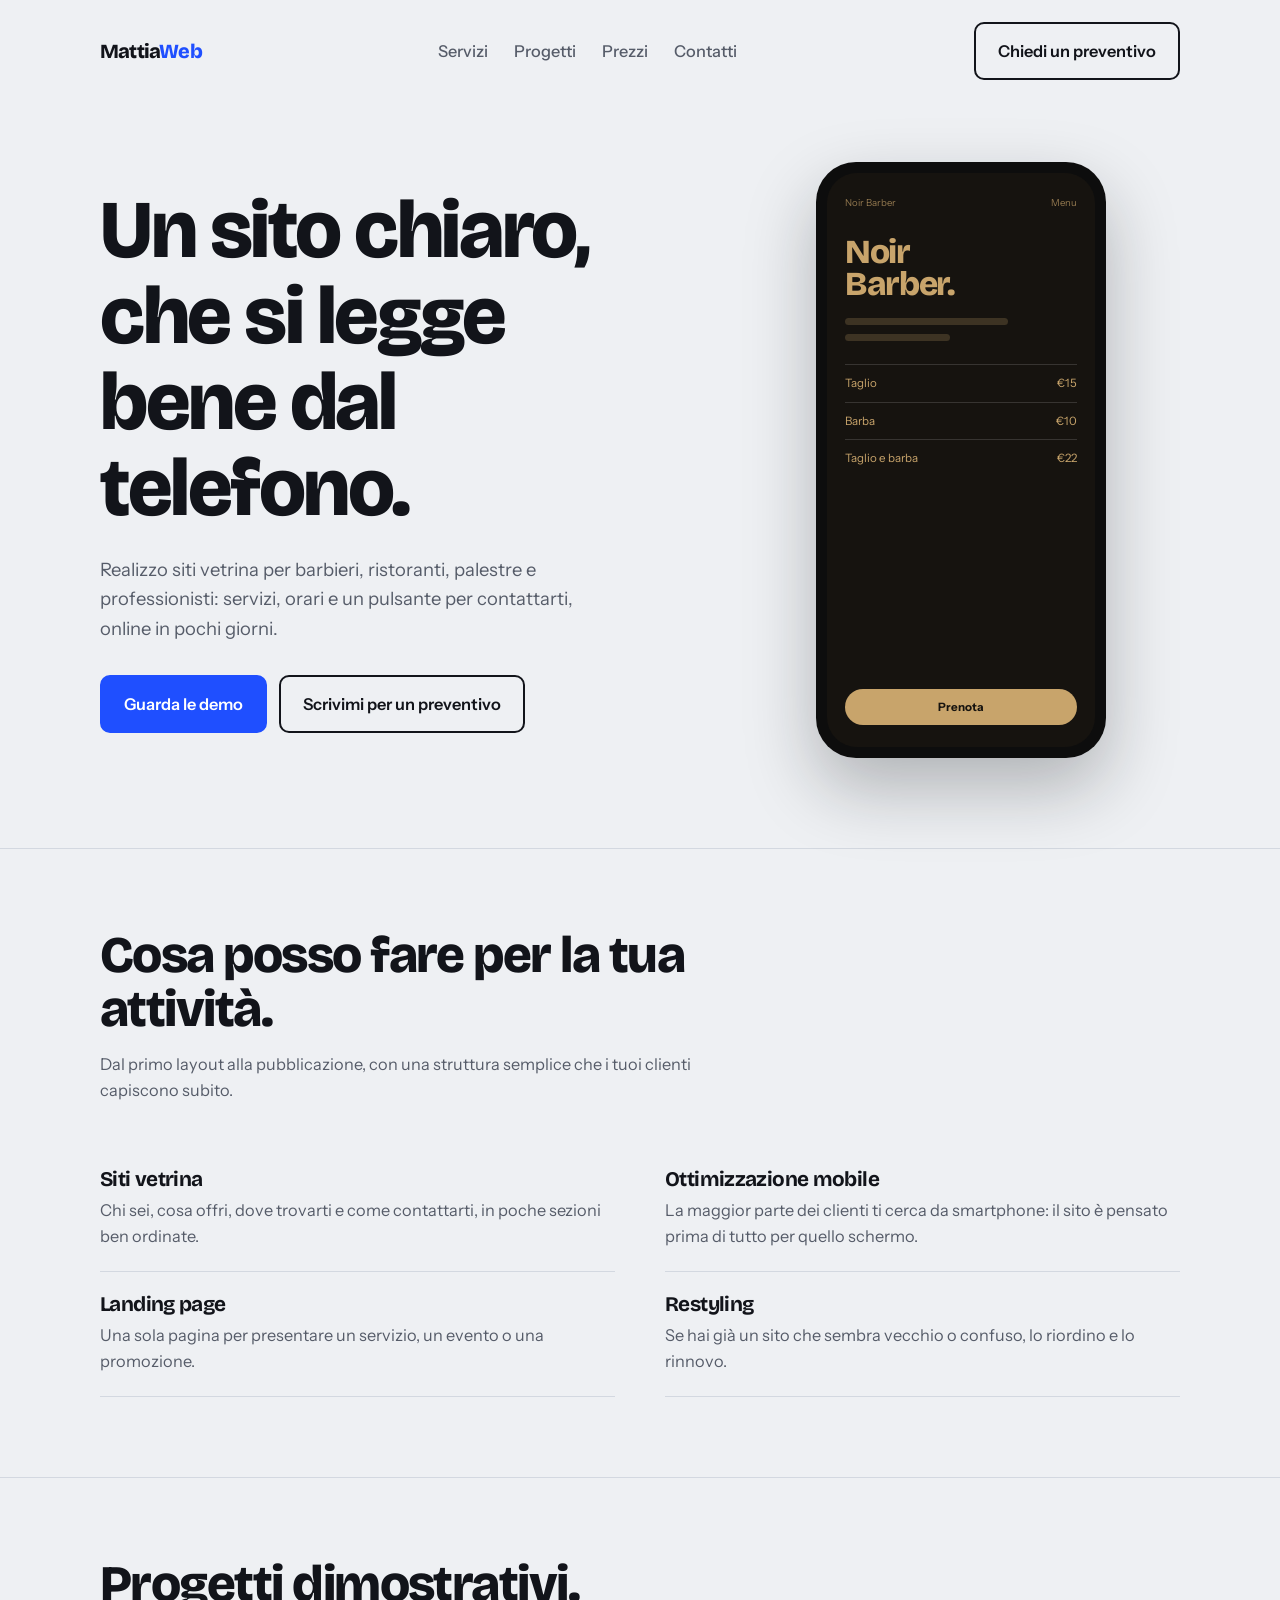
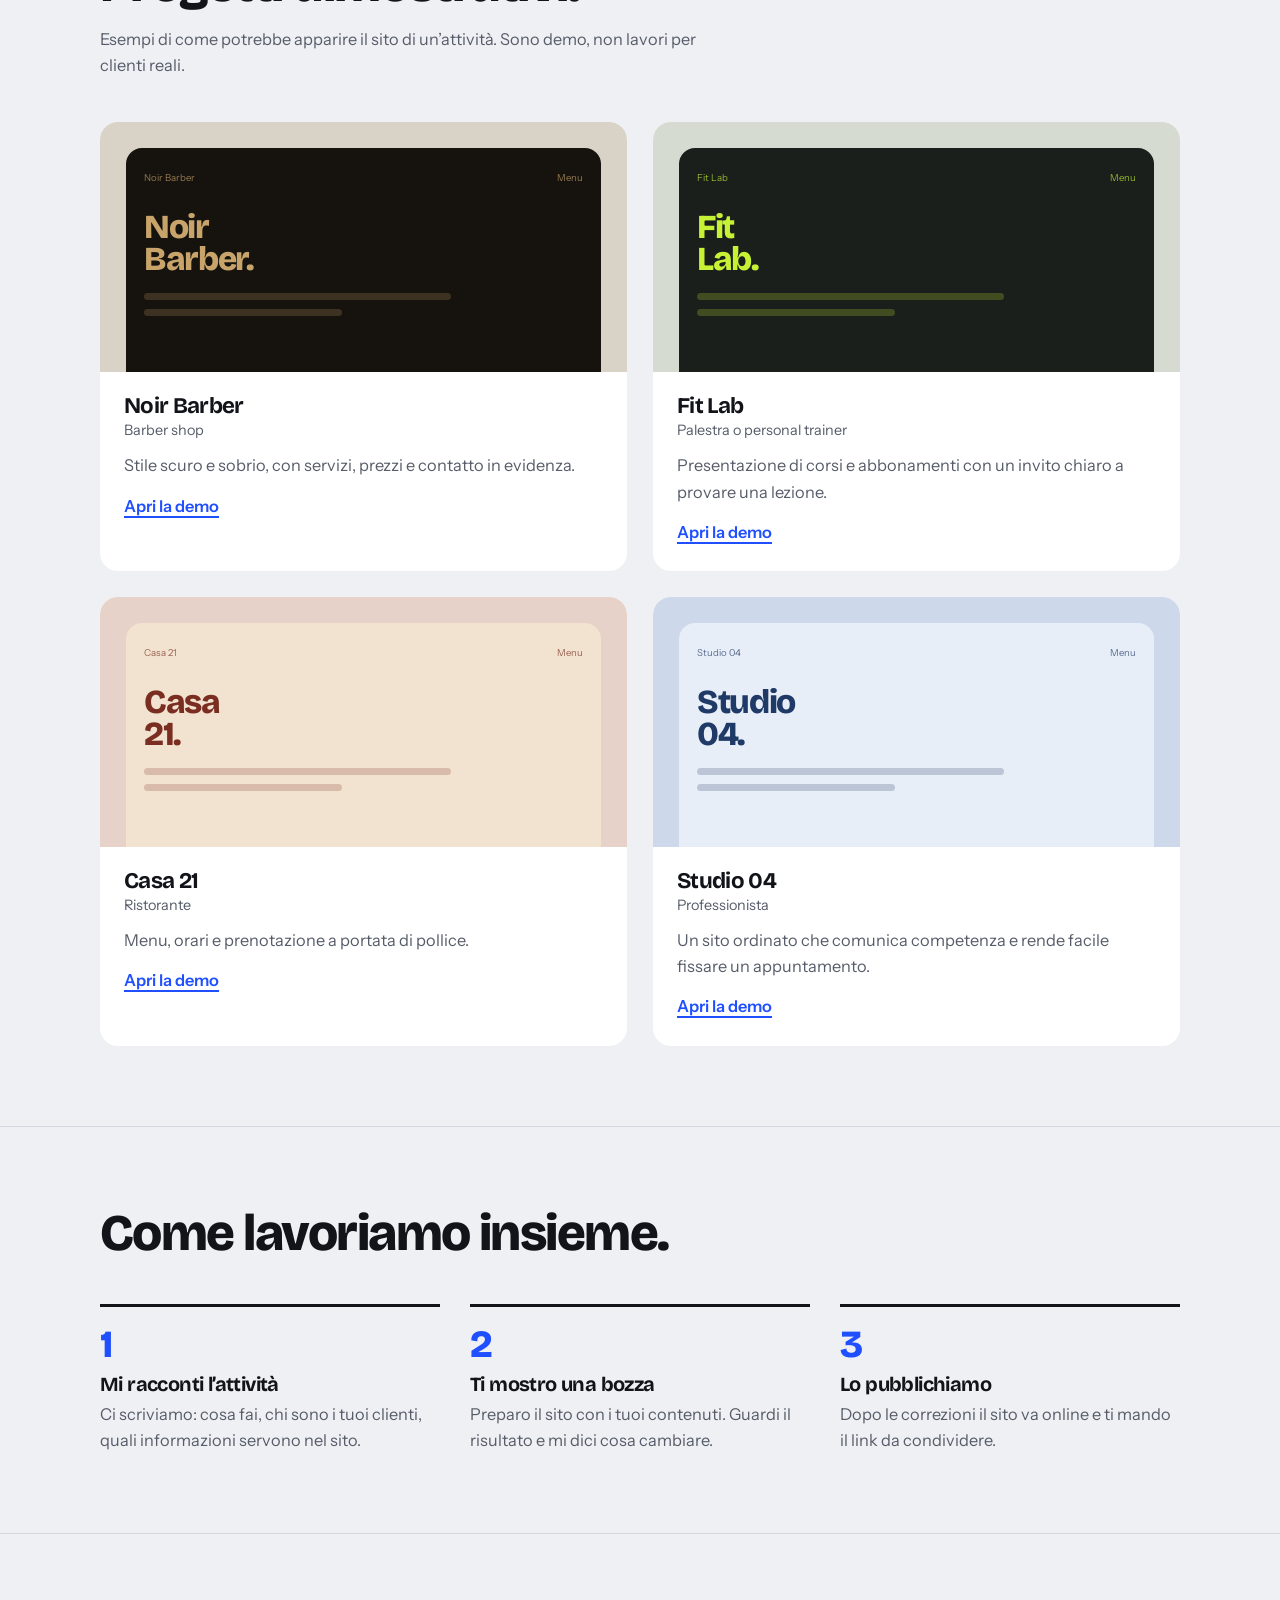
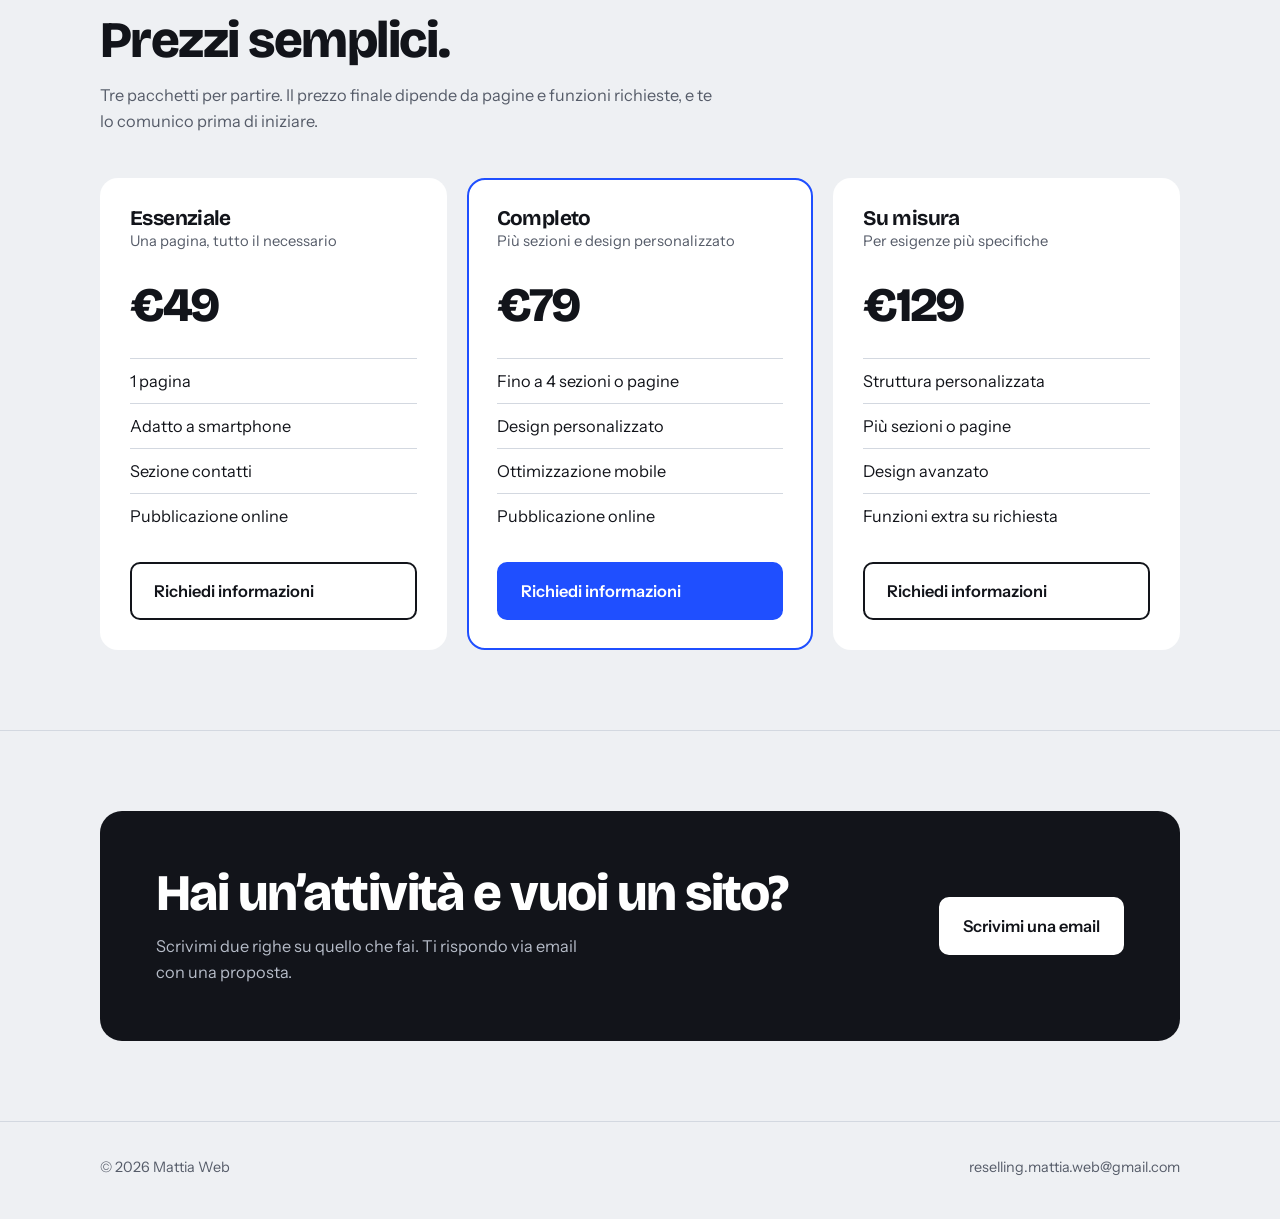
<file: index (3).html>
<!DOCTYPE html>
<html lang="it">
<head>
<meta charset="UTF-8">
<meta name="viewport" content="width=device-width, initial-scale=1">
<title>Mattia Web – Siti web per attività locali</title>
<meta name="description" content="Siti vetrina semplici, veloci e ottimizzati per smartphone per barbieri, ristoranti, palestre e professionisti.">
<meta property="og:title" content="Mattia Web – Siti web per attività locali">
<meta property="og:description" content="Siti vetrina chiari e ottimizzati per smartphone. Guarda le demo.">
<meta property="og:type" content="website">
<meta name="theme-color" content="#eef0f3">
<link rel="icon" href="data:image/svg+xml,%3Csvg xmlns='http://www.w3.org/2000/svg' viewBox='0 0 32 32'%3E%3Crect width='32' height='32' rx='8' fill='%231f4fff'/%3E%3Ctext x='16' y='22' font-size='16' font-family='Arial' font-weight='700' fill='white' text-anchor='middle'%3EMW%3C/text%3E%3C/svg%3E">
<link rel="preconnect" href="https://fonts.googleapis.com">
<link rel="preconnect" href="https://fonts.gstatic.com" crossorigin>
<link href="https://fonts.googleapis.com/css2?family=Bricolage+Grotesque:opsz,wght@12..96,600;12..96,800&family=Instrument+Sans:wght@400;500;600&display=swap" rel="stylesheet">
<style>
:root{--paper:#eef0f3;--ink:#12141a;--mute:#565c69;--line:#d3d8e0;--white:#fff;--acc:#1f4fff;--max:1080px;
--head:"Bricolage Grotesque","Arial Black",system-ui,sans-serif;--body:"Instrument Sans",system-ui,-apple-system,"Segoe UI",Roboto,Arial,sans-serif}
*{box-sizing:border-box;margin:0;padding:0}
html{scroll-behavior:smooth}
body{font-family:var(--body);background:var(--paper);color:var(--ink);line-height:1.6;font-size:1.02rem}
a{color:inherit;text-decoration:none}
:focus-visible{outline:3px solid var(--acc);outline-offset:3px;border-radius:4px}
.wrap{width:min(var(--max),90%);margin:auto}
h1,h2,h3{font-family:var(--head);letter-spacing:-.03em;line-height:1.05}
.btn{display:inline-block;padding:14px 22px;border-radius:10px;font-weight:600;border:2px solid var(--ink);transition:background .2s,color .2s}
.btn.solid{background:var(--acc);border-color:var(--acc);color:#fff}
.btn.solid:hover{background:#173fd6;border-color:#173fd6}
.btn.line:hover{background:var(--ink);color:#fff}
header{padding:22px 0}
.bar{display:flex;justify-content:space-between;align-items:center;gap:20px}
.logo{font-family:var(--head);font-weight:800;font-size:1.25rem;letter-spacing:-.04em}
.logo i{font-style:normal;color:var(--acc)}
nav ul{display:flex;gap:26px;list-style:none;font-weight:500;color:var(--mute)}
nav a:hover{color:var(--ink)}
.hero{display:grid;grid-template-columns:1.15fr .85fr;gap:50px;align-items:center;padding:60px 0 90px}
.hero h1{font-size:clamp(2.6rem,6.4vw,5.2rem);font-weight:800}
.hero p{max-width:520px;color:var(--mute);font-size:1.15rem;margin:24px 0 32px}
.acts{display:flex;gap:12px;flex-wrap:wrap}
.phone{justify-self:center;width:min(290px,80%);aspect-ratio:9/18.5;background:#0d0d0d;border-radius:40px;padding:11px;box-shadow:0 30px 70px rgba(18,20,26,.28);animation:rise .9s ease-out both}
@keyframes rise{from{opacity:0;transform:translateY(24px)}to{opacity:1;transform:none}}
.screen{height:100%;border-radius:30px;overflow:hidden}
.mini{--b:#16130f;--f:#c8a46b;background:var(--b);color:var(--f);height:100%;padding:22px 18px;display:flex;flex-direction:column;gap:9px}
.mini .top{display:flex;justify-content:space-between;font-size:.6rem;opacity:.7}
.mini .t{font-family:var(--head);font-weight:800;font-size:2.1rem;line-height:.95;letter-spacing:-.04em;margin:18px 0 8px}
.mini .l{height:7px;border-radius:6px;background:currentColor;opacity:.22;width:70%}
.mini .l.s{width:45%}
.mini .row{display:flex;justify-content:space-between;font-size:.72rem;border-top:1px solid rgba(255,255,255,.14);padding:9px 0}
.mini .pill{margin-top:auto;text-align:center;background:var(--f);color:var(--b);border-radius:30px;padding:9px;font-weight:700;font-size:.72rem}
section{padding:80px 0;border-top:1px solid var(--line)}
.head{max-width:620px;margin-bottom:44px}
.head h2{font-size:clamp(2rem,4.6vw,3.2rem);font-weight:800}
.head p{color:var(--mute);margin-top:14px}
.svc{display:grid;grid-template-columns:repeat(2,1fr);gap:0 50px}
.svc div{padding:22px 0;border-bottom:1px solid var(--line)}
.svc h3{font-size:1.3rem;margin-bottom:6px}
.svc p{color:var(--mute)}
.work{display:grid;grid-template-columns:repeat(2,1fr);gap:26px}
.proj{background:var(--white);border-radius:18px;overflow:hidden;display:flex;flex-direction:column}
.stage{padding:26px 26px 0;height:250px;overflow:hidden;background:var(--bg,#ddd)}
.stage .mini{border-radius:16px 16px 0 0;height:100%}
.info{padding:22px 24px 26px}
.info h3{font-size:1.4rem}
.info .kind{color:var(--mute);font-size:.9rem;margin:2px 0 10px}
.info p{color:var(--mute);margin-bottom:14px}
.go{font-weight:600;color:var(--acc);border-bottom:2px solid var(--acc)}
.soon{color:var(--mute);font-weight:500}
.steps{display:grid;grid-template-columns:repeat(3,1fr);gap:30px;list-style:none;counter-reset:s}
.steps li{counter-increment:s;border-top:3px solid var(--ink);padding-top:18px}
.steps li:before{content:counter(s);font-family:var(--head);font-weight:800;font-size:2.4rem;color:var(--acc);display:block;line-height:1}
.steps h3{font-size:1.25rem;margin:10px 0 6px}
.steps p{color:var(--mute)}
.plans{display:grid;grid-template-columns:repeat(3,1fr);gap:20px;align-items:stretch}
.plan{background:var(--white);border-radius:18px;padding:28px;display:flex;flex-direction:column;border:2px solid transparent}
.plan.pick{border-color:var(--acc)}
.plan h3{font-size:1.3rem}
.plan .sub{color:var(--mute);font-size:.92rem}
.plan .p{font-family:var(--head);font-weight:800;font-size:3rem;letter-spacing:-.05em;margin:14px 0}
.plan ul{list-style:none;margin-bottom:24px;flex:1}
.plan li{padding:9px 0;border-top:1px solid var(--line)}
.note{color:var(--mute);margin-top:22px;font-size:.92rem}
.cta{background:var(--ink);color:#fff;border-radius:22px;padding:56px;display:flex;justify-content:space-between;align-items:center;gap:30px}
.cta h2{font-size:clamp(2rem,4.4vw,3.2rem);font-weight:800}
.cta p{color:#b6bcc8;margin-top:12px;max-width:440px}
.cta .btn{background:#fff;color:var(--ink);border-color:#fff;white-space:nowrap}
.cta .btn:hover{background:var(--acc);border-color:var(--acc);color:#fff}
footer{padding:34px 0 40px;color:var(--mute);font-size:.9rem;border-top:1px solid var(--line)}
footer .wrap{display:flex;justify-content:space-between;gap:16px;flex-wrap:wrap}
@media(max-width:860px){
.hero{grid-template-columns:1fr;padding-top:30px}
.svc,.work,.steps,.plans{grid-template-columns:1fr}
.cta{flex-direction:column;align-items:flex-start;padding:38px 28px}
}
@media(max-width:600px){nav ul{display:none}section{padding:60px 0}}
@media(prefers-reduced-motion:reduce){.phone{animation:none}html{scroll-behavior:auto}}
</style>
</head>
<body>

<header>
  <div class="wrap bar">
    <a class="logo" href="#">Mattia<i>Web</i></a>
    <nav aria-label="Principale"><ul>
      <li><a href="#servizi">Servizi</a></li>
      <li><a href="#progetti">Progetti</a></li>
      <li><a href="#prezzi">Prezzi</a></li>
      <li><a href="#contatti">Contatti</a></li>
    </ul></nav>
    <a class="btn line" href="#contatti">Chiedi un preventivo</a>
  </div>
</header>

<main>
<div class="wrap hero">
  <div>
    <h1>Un sito chiaro, che si legge bene dal telefono.</h1>
    <p>Realizzo siti vetrina per barbieri, ristoranti, palestre e professionisti: servizi, orari e un pulsante per contattarti, online in pochi giorni.</p>
    <div class="acts">
      <a class="btn solid" href="#progetti">Guarda le demo</a>
      <a class="btn line" href="mailto:reselling.mattia.web@gmail.com?subject=Richiesta%20informazioni%20sito">Scrivimi per un preventivo</a>
    </div>
  </div>
  <div class="phone" role="img" aria-label="Anteprima su smartphone della demo Noir Barber">
    <div class="screen"><div class="mini">
      <div class="top"><span>Noir Barber</span><span>Menu</span></div>
      <div class="t">Noir<br>Barber.</div>
      <div class="l"></div><div class="l s"></div>
      <div style="margin-top:14px">
        <div class="row"><span>Taglio</span><span>€15</span></div>
        <div class="row"><span>Barba</span><span>€10</span></div>
        <div class="row"><span>Taglio e barba</span><span>€22</span></div>
      </div>
      <div class="pill">Prenota</div>
    </div></div>
  </div>
</div>

<section id="servizi">
  <div class="wrap">
    <div class="head">
      <h2>Cosa posso fare per la tua attività.</h2>
      <p>Dal primo layout alla pubblicazione, con una struttura semplice che i tuoi clienti capiscono subito.</p>
    </div>
    <div class="svc">
      <div><h3>Siti vetrina</h3><p>Chi sei, cosa offri, dove trovarti e come contattarti, in poche sezioni ben ordinate.</p></div>
      <div><h3>Ottimizzazione mobile</h3><p>La maggior parte dei clienti ti cerca da smartphone: il sito è pensato prima di tutto per quello schermo.</p></div>
      <div><h3>Landing page</h3><p>Una sola pagina per presentare un servizio, un evento o una promozione.</p></div>
      <div><h3>Restyling</h3><p>Se hai già un sito che sembra vecchio o confuso, lo riordino e lo rinnovo.</p></div>
    </div>
  </div>
</section>

<section id="progetti">
  <div class="wrap">
    <div class="head">
      <h2>Progetti dimostrativi.</h2>
      <p>Esempi di come potrebbe apparire il sito di un’attività. Sono demo, non lavori per clienti reali.</p>
    </div>
    <div class="work">
      <article class="proj">
        <div class="stage" style="--bg:#d9d3c7"><div class="mini" style="--b:#16130f;--f:#c8a46b">
          <div class="top"><span>Noir Barber</span><span>Menu</span></div>
          <div class="t">Noir<br>Barber.</div><div class="l"></div><div class="l s"></div>
        </div></div>
        <div class="info">
          <h3>Noir Barber</h3><div class="kind">Barber shop</div>
          <p>Stile scuro e sobrio, con servizi, prezzi e contatto in evidenza.</p>
          <a class="go" href="https://resellingmattiaweb-sudo.github.io/noir-barber/" target="_blank" rel="noopener">Apri la demo</a>
        </div>
      </article>
      <article class="proj">
        <div class="stage" style="--bg:#d5dbd0"><div class="mini" style="--b:#1b1f1c;--f:#c6f135">
          <div class="top"><span>Fit Lab</span><span>Menu</span></div>
          <div class="t">Fit<br>Lab.</div><div class="l"></div><div class="l s"></div>
        </div></div>
        <div class="info">
          <h3>Fit Lab</h3><div class="kind">Palestra o personal trainer</div>
          <p>Presentazione di corsi e abbonamenti con un invito chiaro a provare una lezione.</p>
          <a class="go" href="fit-lab.html">Apri la demo</a>
        </div>
      </article>
      <article class="proj">
        <div class="stage" style="--bg:#e6d2c8"><div class="mini" style="--b:#f2e3d0;--f:#7a2e22">
          <div class="top"><span>Casa 21</span><span>Menu</span></div>
          <div class="t">Casa<br>21.</div><div class="l"></div><div class="l s"></div>
        </div></div>
        <div class="info">
          <h3>Casa 21</h3><div class="kind">Ristorante</div>
          <p>Menu, orari e prenotazione a portata di pollice.</p>
          <a class="go" href="casa-21.html">Apri la demo</a>
        </div>
      </article>
      <article class="proj">
        <div class="stage" style="--bg:#cdd8ea"><div class="mini" style="--b:#e8eef7;--f:#1f3a66">
          <div class="top"><span>Studio 04</span><span>Menu</span></div>
          <div class="t">Studio<br>04.</div><div class="l"></div><div class="l s"></div>
        </div></div>
        <div class="info">
          <h3>Studio 04</h3><div class="kind">Professionista</div>
          <p>Un sito ordinato che comunica competenza e rende facile fissare un appuntamento.</p>
          <a class="go" href="studio-04.html">Apri la demo</a>
        </div>
      </article>
    </div>
  </div>
</section>

<section id="metodo">
  <div class="wrap">
    <div class="head"><h2>Come lavoriamo insieme.</h2></div>
    <ol class="steps">
      <li><h3>Mi racconti l’attività</h3><p>Ci scriviamo: cosa fai, chi sono i tuoi clienti, quali informazioni servono nel sito.</p></li>
      <li><h3>Ti mostro una bozza</h3><p>Preparo il sito con i tuoi contenuti. Guardi il risultato e mi dici cosa cambiare.</p></li>
      <li><h3>Lo pubblichiamo</h3><p>Dopo le correzioni il sito va online e ti mando il link da condividere.</p></li>
    </ol>
  </div>
</section>

<section id="prezzi">
  <div class="wrap">
    <div class="head">
      <h2>Prezzi semplici.</h2>
      <p>Tre pacchetti per partire. Il prezzo finale dipende da pagine e funzioni richieste, e te lo comunico prima di iniziare.</p>
    </div>
    <div class="plans">
      <article class="plan">
        <h3>Essenziale</h3><div class="sub">Una pagina, tutto il necessario</div>
        <div class="p">€49</div>
        <ul><li>1 pagina</li><li>Adatto a smartphone</li><li>Sezione contatti</li><li>Pubblicazione online</li></ul>
        <a class="btn line" href="mailto:reselling.mattia.web@gmail.com?subject=Richiesta%20sito%20Essenziale">Richiedi informazioni</a>
      </article>
      <article class="plan pick">
        <h3>Completo</h3><div class="sub">Più sezioni e design personalizzato</div>
        <div class="p">€79</div>
        <ul><li>Fino a 4 sezioni o pagine</li><li>Design personalizzato</li><li>Ottimizzazione mobile</li><li>Pubblicazione online</li></ul>
        <a class="btn solid" href="mailto:reselling.mattia.web@gmail.com?subject=Richiesta%20sito%20Completo">Richiedi informazioni</a>
      </article>
      <article class="plan">
        <h3>Su misura</h3><div class="sub">Per esigenze più specifiche</div>
        <div class="p">€129</div>
        <ul><li>Struttura personalizzata</li><li>Più sezioni o pagine</li><li>Design avanzato</li><li>Funzioni extra su richiesta</li></ul>
        <a class="btn line" href="mailto:reselling.mattia.web@gmail.com?subject=Richiesta%20sito%20Su%20misura">Richiedi informazioni</a>
      </article>
    </div>
  </div>
</section>

<section id="contatti">
  <div class="wrap">
    <div class="cta">
      <div>
        <h2>Hai un’attività e vuoi un sito?</h2>
        <p>Scrivimi due righe su quello che fai. Ti rispondo via email con una proposta.</p>
      </div>
      <a class="btn" href="mailto:reselling.mattia.web@gmail.com?subject=Richiesta%20informazioni%20sito">Scrivimi una email</a>
    </div>
  </div>
</section>
</main>

<footer>
  <div class="wrap">
    <span>© 2026 Mattia Web</span>
    <a href="mailto:reselling.mattia.web@gmail.com">reselling.mattia.web@gmail.com</a>
  </div>
</footer>

</body>
</html>
</file>
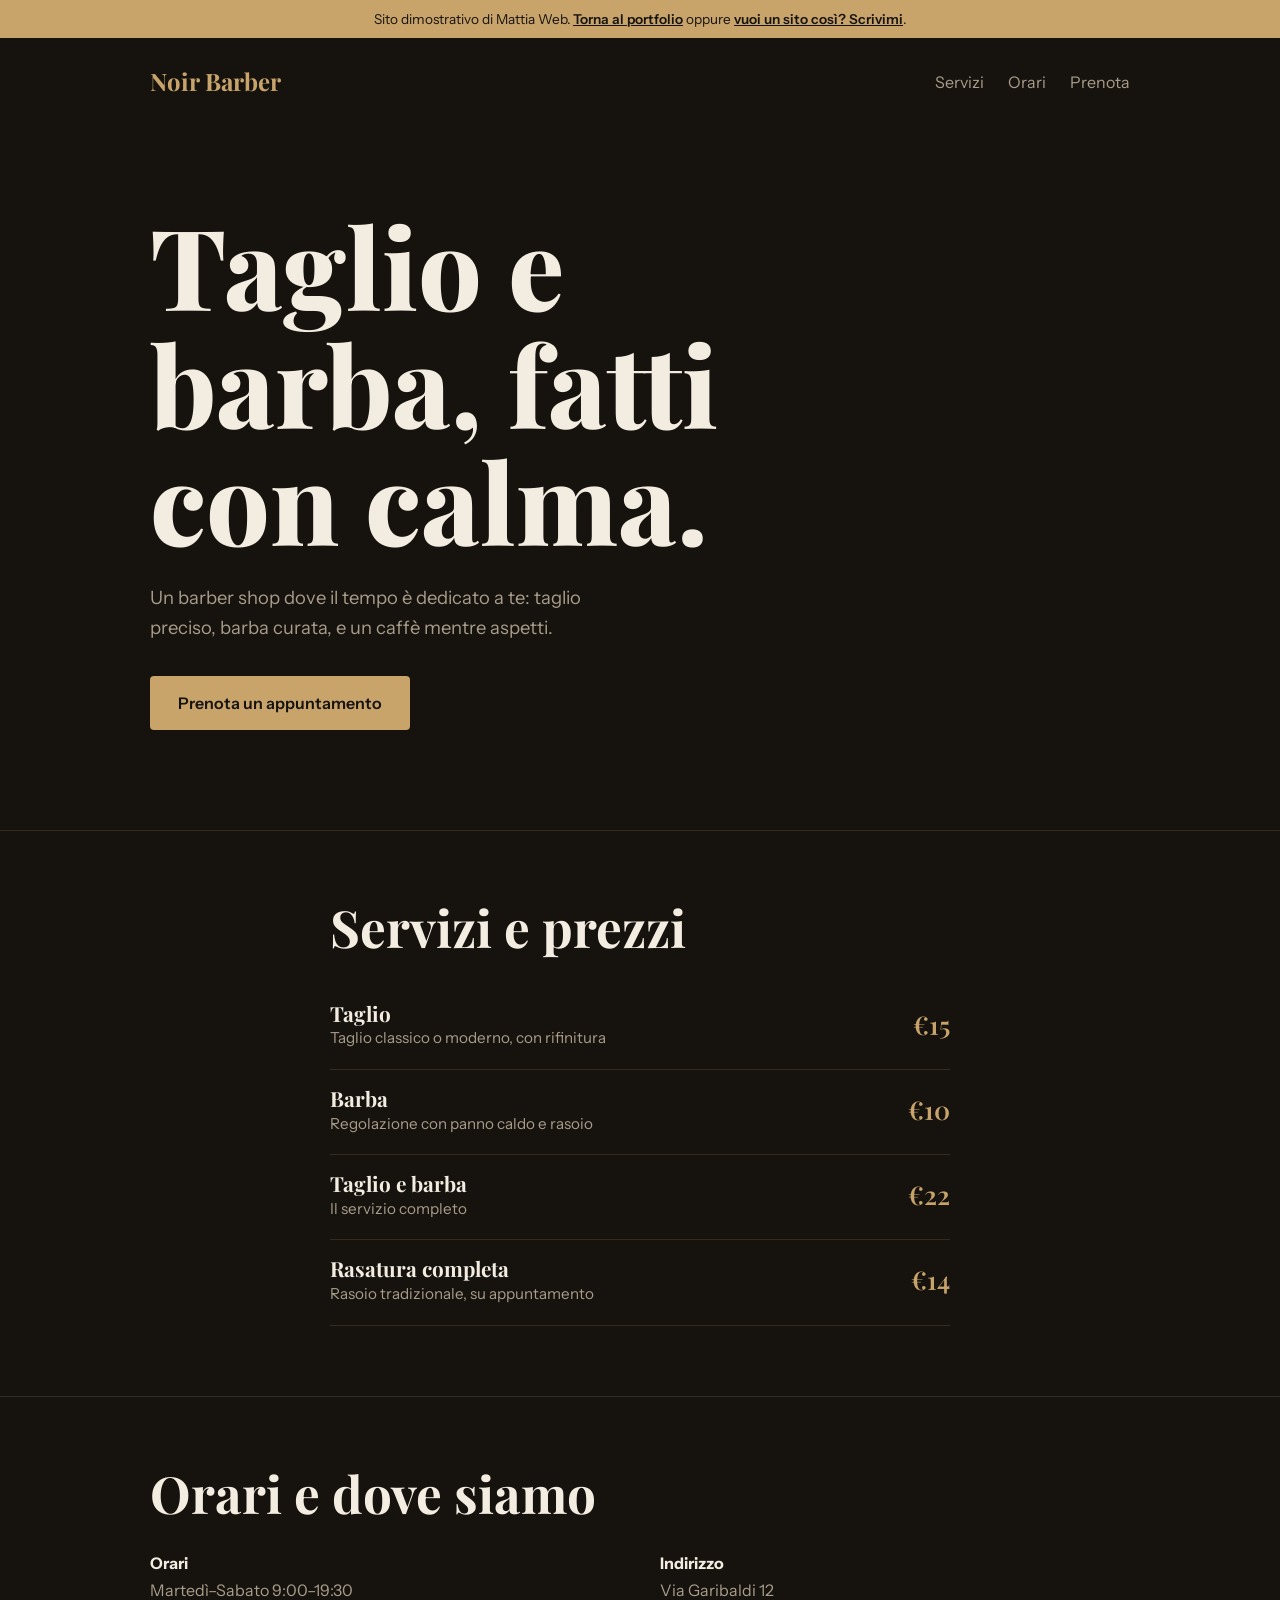
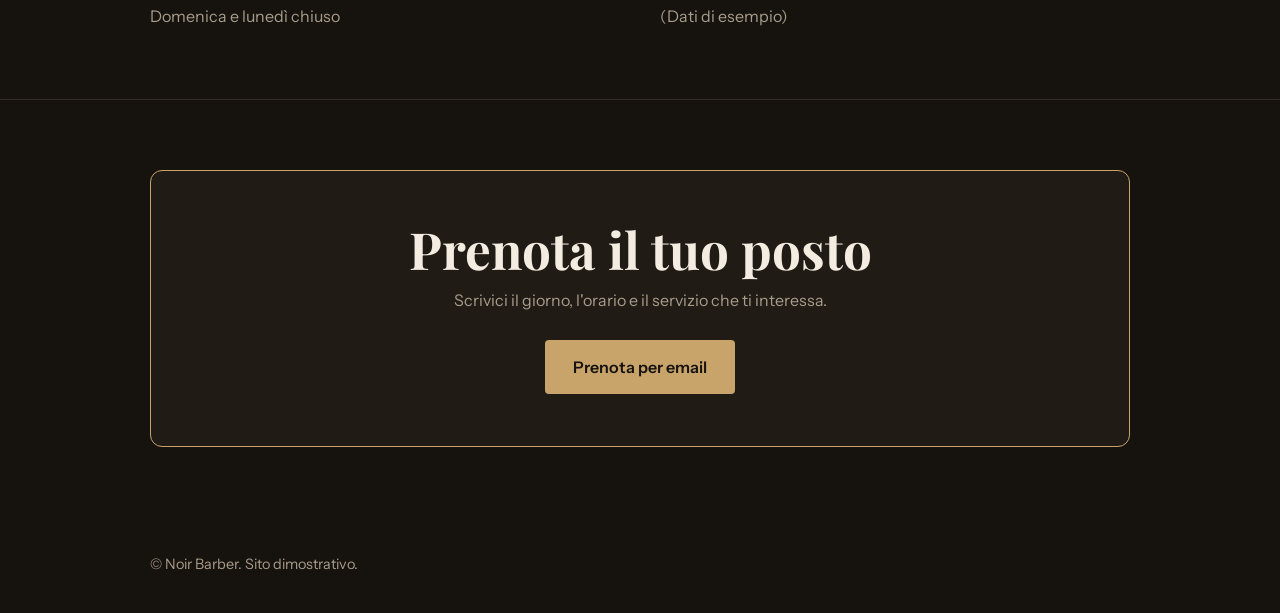
<file: noir-barber.html>
<!DOCTYPE html><html lang="it"><head><meta charset="UTF-8"><meta name="viewport" content="width=device-width,initial-scale=1"><title>Noir Barber – Barber shop</title>
<meta name="description" content="Sito dimostrativo per un barber shop: servizi, prezzi, orari e prenotazione.">
<link href="https://fonts.googleapis.com/css2?family=Playfair+Display:wght@600;800&family=Instrument+Sans:wght@400;600&display=swap" rel="stylesheet">
<style>
:root{--bg:#16130f;--card:#201b15;--g:#c8a46b;--t:#f3ece1;--m:#a89c8a;--l:#332b21}
*{box-sizing:border-box;margin:0;padding:0}html{scroll-behavior:smooth}
body{background:var(--bg);color:var(--t);font-family:"Instrument Sans",system-ui,sans-serif;line-height:1.65}
a{color:inherit;text-decoration:none}:focus-visible{outline:3px solid var(--g);outline-offset:3px}
.demo{background:var(--g);color:#16130f;text-align:center;font-size:.85rem;padding:8px 12px}.demo a{text-decoration:underline;font-weight:600}
.w{width:min(980px,90%);margin:auto}h1,h2,h3{font-family:"Playfair Display",Georgia,serif;line-height:1.05}
nav{display:flex;justify-content:space-between;align-items:center;padding:24px 0}nav b{font-family:"Playfair Display",serif;font-size:1.5rem;color:var(--g)}
nav div{display:flex;gap:24px;color:var(--m)}nav div a:hover{color:var(--g)}
.btn{display:inline-block;background:var(--g);color:#16130f;font-weight:600;padding:14px 28px;border-radius:4px}.btn:hover{background:#dbb87d}
.hero{padding:80px 0 100px}.hero h1{font-size:clamp(3rem,9vw,7rem);font-weight:800;max-width:760px}
.hero p{max-width:470px;color:var(--m);font-size:1.15rem;margin:24px 0 32px}
section{padding:70px 0;border-top:1px solid var(--l)}h2{font-size:clamp(2rem,4.5vw,3.2rem);margin-bottom:30px}
.p{max-width:620px}.r{display:flex;justify-content:space-between;gap:16px;padding:18px 0;border-bottom:1px solid var(--l)}
.r h3{font-size:1.3rem}.r span{color:var(--m);font-size:.95rem}.r b{font-family:"Playfair Display",serif;font-size:1.6rem;color:var(--g);font-weight:600}
.info{display:grid;grid-template-columns:1fr 1fr;gap:40px;color:var(--m)}.info b{color:var(--t)}
.book{background:var(--card);border:1px solid var(--g);border-radius:12px;padding:52px 28px;text-align:center}.book h2{margin-bottom:10px}.book p{color:var(--m);margin-bottom:26px}
footer{padding:36px 0;color:var(--m);font-size:.9rem}
@media(max-width:700px){.info{grid-template-columns:1fr}}@media(max-width:560px){nav div{display:none}}
</style></head><body>
<div class="demo">Sito dimostrativo di Mattia Web. <a href="index.html">Torna al portfolio</a> oppure <a href="mailto:reselling.mattia.web@gmail.com?subject=Vorrei%20un%20sito%20come%20questo">vuoi un sito così? Scrivimi</a>.</div>
<div class="w"><nav><b>Noir Barber</b><div><a href="#servizi">Servizi</a><a href="#dove">Orari</a><a href="#prenota">Prenota</a></div></nav>
<header class="hero"><h1>Taglio e barba, fatti con calma.</h1><p>Un barber shop dove il tempo è dedicato a te: taglio preciso, barba curata, e un caffè mentre aspetti.</p><a class="btn" href="#prenota">Prenota un appuntamento</a></header></div>
<section id="servizi"><div class="w p"><h2>Servizi e prezzi</h2>
<div class="r"><div><h3>Taglio</h3><span>Taglio classico o moderno, con rifinitura</span></div><b>€15</b></div>
<div class="r"><div><h3>Barba</h3><span>Regolazione con panno caldo e rasoio</span></div><b>€10</b></div>
<div class="r"><div><h3>Taglio e barba</h3><span>Il servizio completo</span></div><b>€22</b></div>
<div class="r"><div><h3>Rasatura completa</h3><span>Rasoio tradizionale, su appuntamento</span></div><b>€14</b></div></div></section>
<section id="dove"><div class="w"><h2>Orari e dove siamo</h2><div class="info"><p><b>Orari</b><br>Martedì–Sabato 9:00–19:30<br>Domenica e lunedì chiuso</p><p><b>Indirizzo</b><br>Via Garibaldi 12<br>(Dati di esempio)</p></div></div></section>
<section id="prenota"><div class="w"><div class="book"><h2>Prenota il tuo posto</h2><p>Scrivici il giorno, l'orario e il servizio che ti interessa.</p><a class="btn" href="mailto:reselling.mattia.web@gmail.com?subject=Demo%20Noir%20Barber%3A%20prenotazione">Prenota per email</a></div></div></section>
<footer><div class="w">© Noir Barber. Sito dimostrativo.</div></footer>
</body></html>
</file>
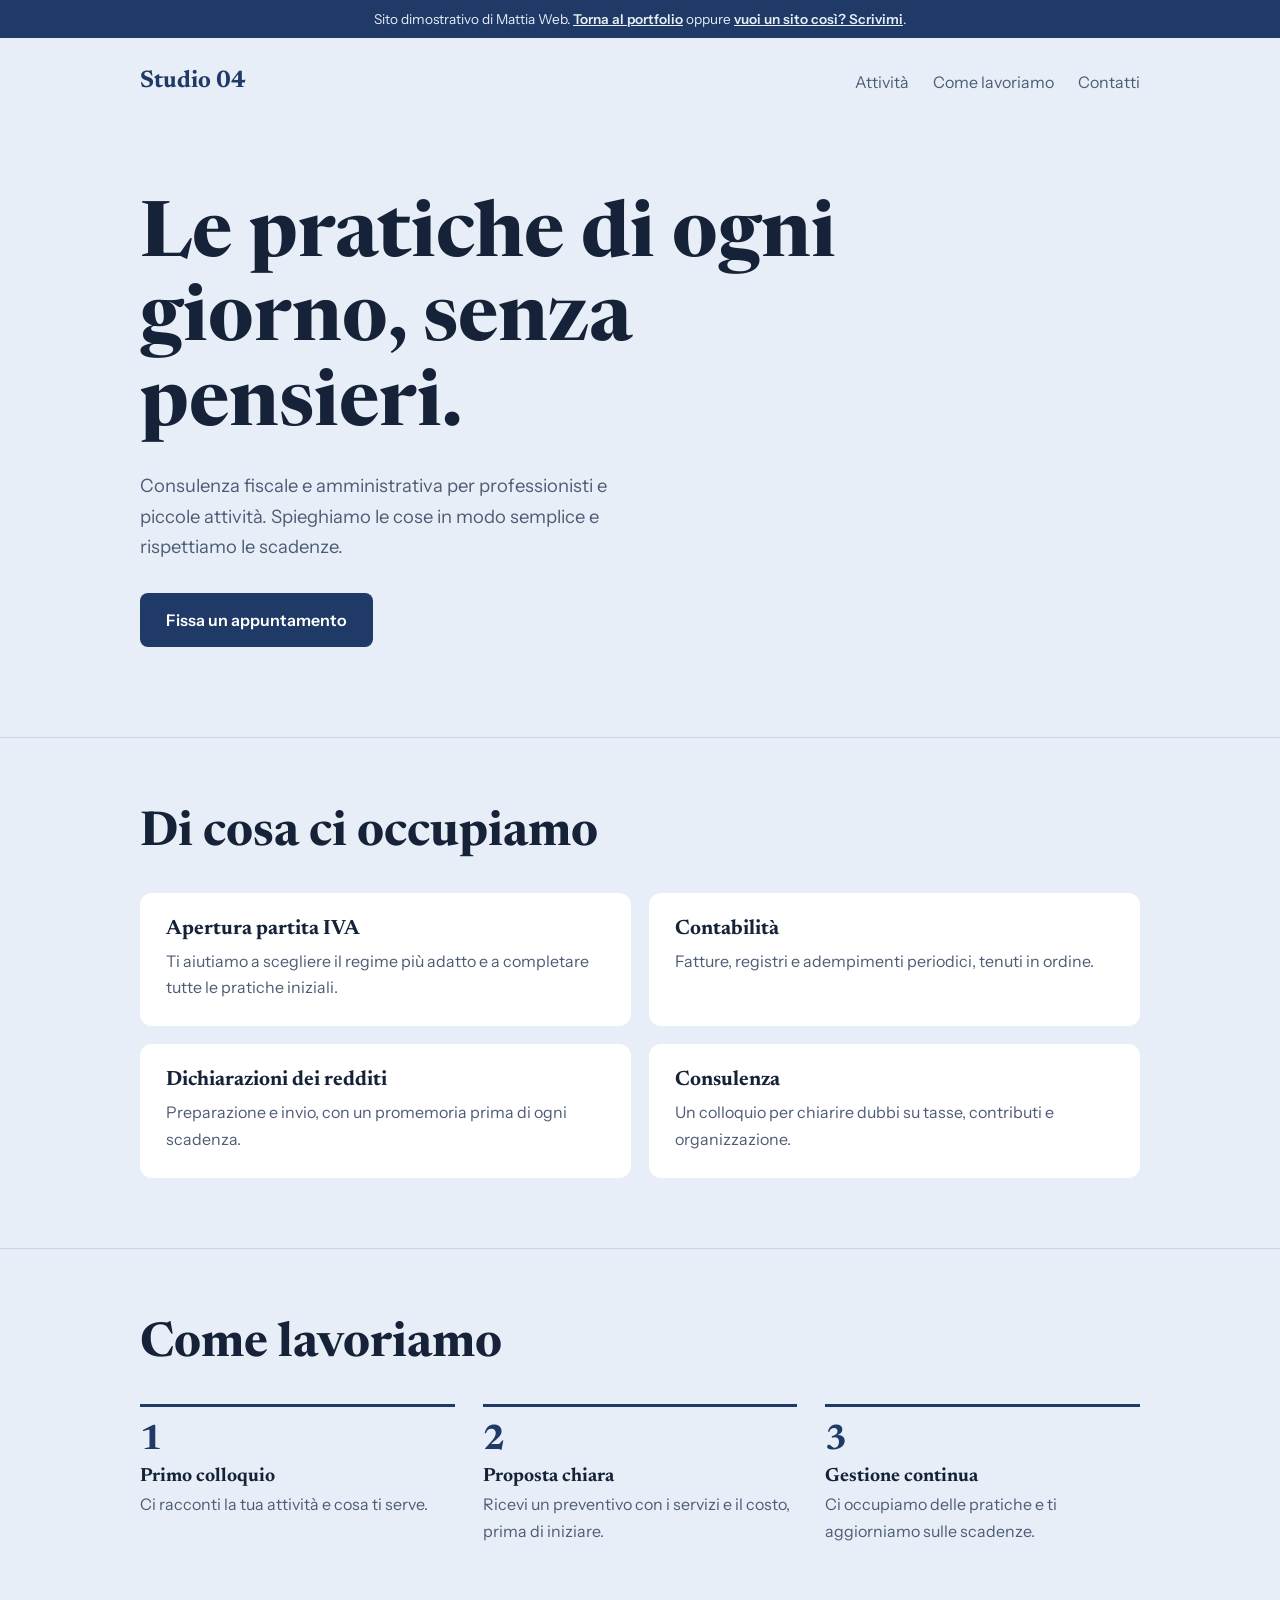
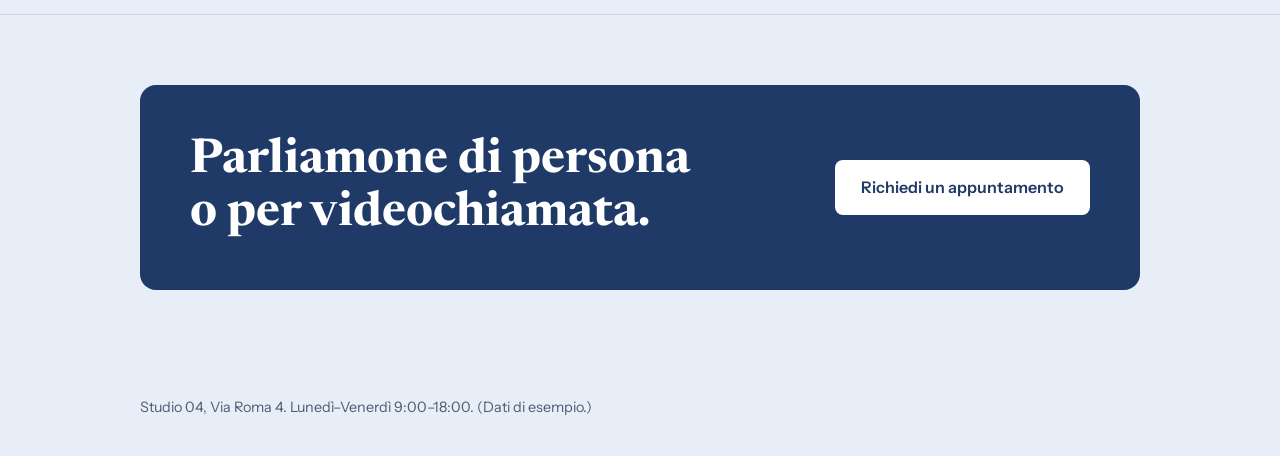
<file: studio-04.html>
<!DOCTYPE html><html lang="it"><head><meta charset="UTF-8"><meta name="viewport" content="width=device-width,initial-scale=1"><title>Studio 04 – Consulenza fiscale</title>
<meta name="description" content="Sito dimostrativo per uno studio professionale: attività, metodo di lavoro e appuntamento.">
<link href="https://fonts.googleapis.com/css2?family=Newsreader:opsz,wght@6..72,500;6..72,700&family=Instrument+Sans:wght@400;600&display=swap" rel="stylesheet">
<style>
:root{--bg:#e8eef7;--n:#1f3a66;--t:#152238;--m:#4d5c75;--w:#fff;--l:#c9d5e6}
*{box-sizing:border-box;margin:0;padding:0}html{scroll-behavior:smooth}
body{background:var(--bg);color:var(--t);font-family:"Instrument Sans",system-ui,sans-serif;line-height:1.65}
a{color:inherit;text-decoration:none}:focus-visible{outline:3px solid var(--n);outline-offset:3px}
.demo{background:var(--n);color:#e8eef7;text-align:center;font-size:.85rem;padding:8px 12px}.demo a{text-decoration:underline;font-weight:600}
.w{width:min(1000px,90%);margin:auto}h1,h2,h3{font-family:Newsreader,Georgia,serif;font-weight:700;line-height:1.1}
nav{display:flex;justify-content:space-between;align-items:center;padding:24px 0}nav b{font-family:Newsreader,serif;font-size:1.5rem;color:var(--n)}
nav div{display:flex;gap:24px;color:var(--m)}nav div a:hover{color:var(--n)}
.btn{display:inline-block;background:var(--n);color:#fff;font-weight:600;padding:14px 26px;border-radius:8px}.btn:hover{background:#142a4d}
.hero{padding:70px 0 90px}.hero h1{font-size:clamp(2.6rem,6.5vw,4.8rem);max-width:740px}
.hero p{max-width:520px;color:var(--m);font-size:1.15rem;margin:22px 0 30px}
section{padding:70px 0;border-top:1px solid var(--l)}h2{font-size:clamp(2rem,4.5vw,3rem);margin-bottom:32px}
.g{display:grid;grid-template-columns:repeat(2,1fr);gap:18px}.c{background:var(--w);border-radius:12px;padding:26px}.c h3{font-size:1.3rem;margin-bottom:6px}.c p{color:var(--m)}
.s{display:grid;grid-template-columns:repeat(3,1fr);gap:28px;list-style:none;counter-reset:s}.s li{counter-increment:s;border-top:3px solid var(--n);padding-top:16px}
.s li:before{content:counter(s);font-family:Newsreader,serif;font-weight:700;font-size:2.2rem;color:var(--n);display:block;line-height:1}.s h3{font-size:1.2rem;margin:8px 0 4px}.s p{color:var(--m)}
.cta{background:var(--n);color:#fff;border-radius:16px;padding:50px;display:flex;justify-content:space-between;align-items:center;gap:24px;flex-wrap:wrap}.cta h2{margin:0}.cta .btn{background:#fff;color:var(--n)}
footer{padding:36px 0;color:var(--m);font-size:.9rem}
@media(max-width:760px){.g,.s{grid-template-columns:1fr}.cta{padding:32px 24px}}@media(max-width:560px){nav div{display:none}}
</style></head><body>
<div class="demo">Sito dimostrativo di Mattia Web. <a href="index.html">Torna al portfolio</a> oppure <a href="mailto:reselling.mattia.web@gmail.com?subject=Vorrei%20un%20sito%20come%20questo">vuoi un sito così? Scrivimi</a>.</div>
<div class="w"><nav><b>Studio 04</b><div><a href="#attivita">Attività</a><a href="#metodo">Come lavoriamo</a><a href="#contatti">Contatti</a></div></nav>
<header class="hero"><h1>Le pratiche di ogni giorno, senza pensieri.</h1><p>Consulenza fiscale e amministrativa per professionisti e piccole attività. Spieghiamo le cose in modo semplice e rispettiamo le scadenze.</p><a class="btn" href="#contatti">Fissa un appuntamento</a></header></div>
<section id="attivita"><div class="w"><h2>Di cosa ci occupiamo</h2><div class="g">
<div class="c"><h3>Apertura partita IVA</h3><p>Ti aiutiamo a scegliere il regime più adatto e a completare tutte le pratiche iniziali.</p></div>
<div class="c"><h3>Contabilità</h3><p>Fatture, registri e adempimenti periodici, tenuti in ordine.</p></div>
<div class="c"><h3>Dichiarazioni dei redditi</h3><p>Preparazione e invio, con un promemoria prima di ogni scadenza.</p></div>
<div class="c"><h3>Consulenza</h3><p>Un colloquio per chiarire dubbi su tasse, contributi e organizzazione.</p></div></div></div></section>
<section id="metodo"><div class="w"><h2>Come lavoriamo</h2><ol class="s">
<li><h3>Primo colloquio</h3><p>Ci racconti la tua attività e cosa ti serve.</p></li>
<li><h3>Proposta chiara</h3><p>Ricevi un preventivo con i servizi e il costo, prima di iniziare.</p></li>
<li><h3>Gestione continua</h3><p>Ci occupiamo delle pratiche e ti aggiorniamo sulle scadenze.</p></li></ol></div></section>
<section id="contatti"><div class="w"><div class="cta"><h2>Parliamone di persona<br>o per videochiamata.</h2><a class="btn" href="mailto:reselling.mattia.web@gmail.com?subject=Demo%20Studio%2004%3A%20appuntamento">Richiedi un appuntamento</a></div></div></section>
<footer><div class="w">Studio 04, Via Roma 4. Lunedì–Venerdì 9:00–18:00. (Dati di esempio.)</div></footer>
</body></html>
</file>
